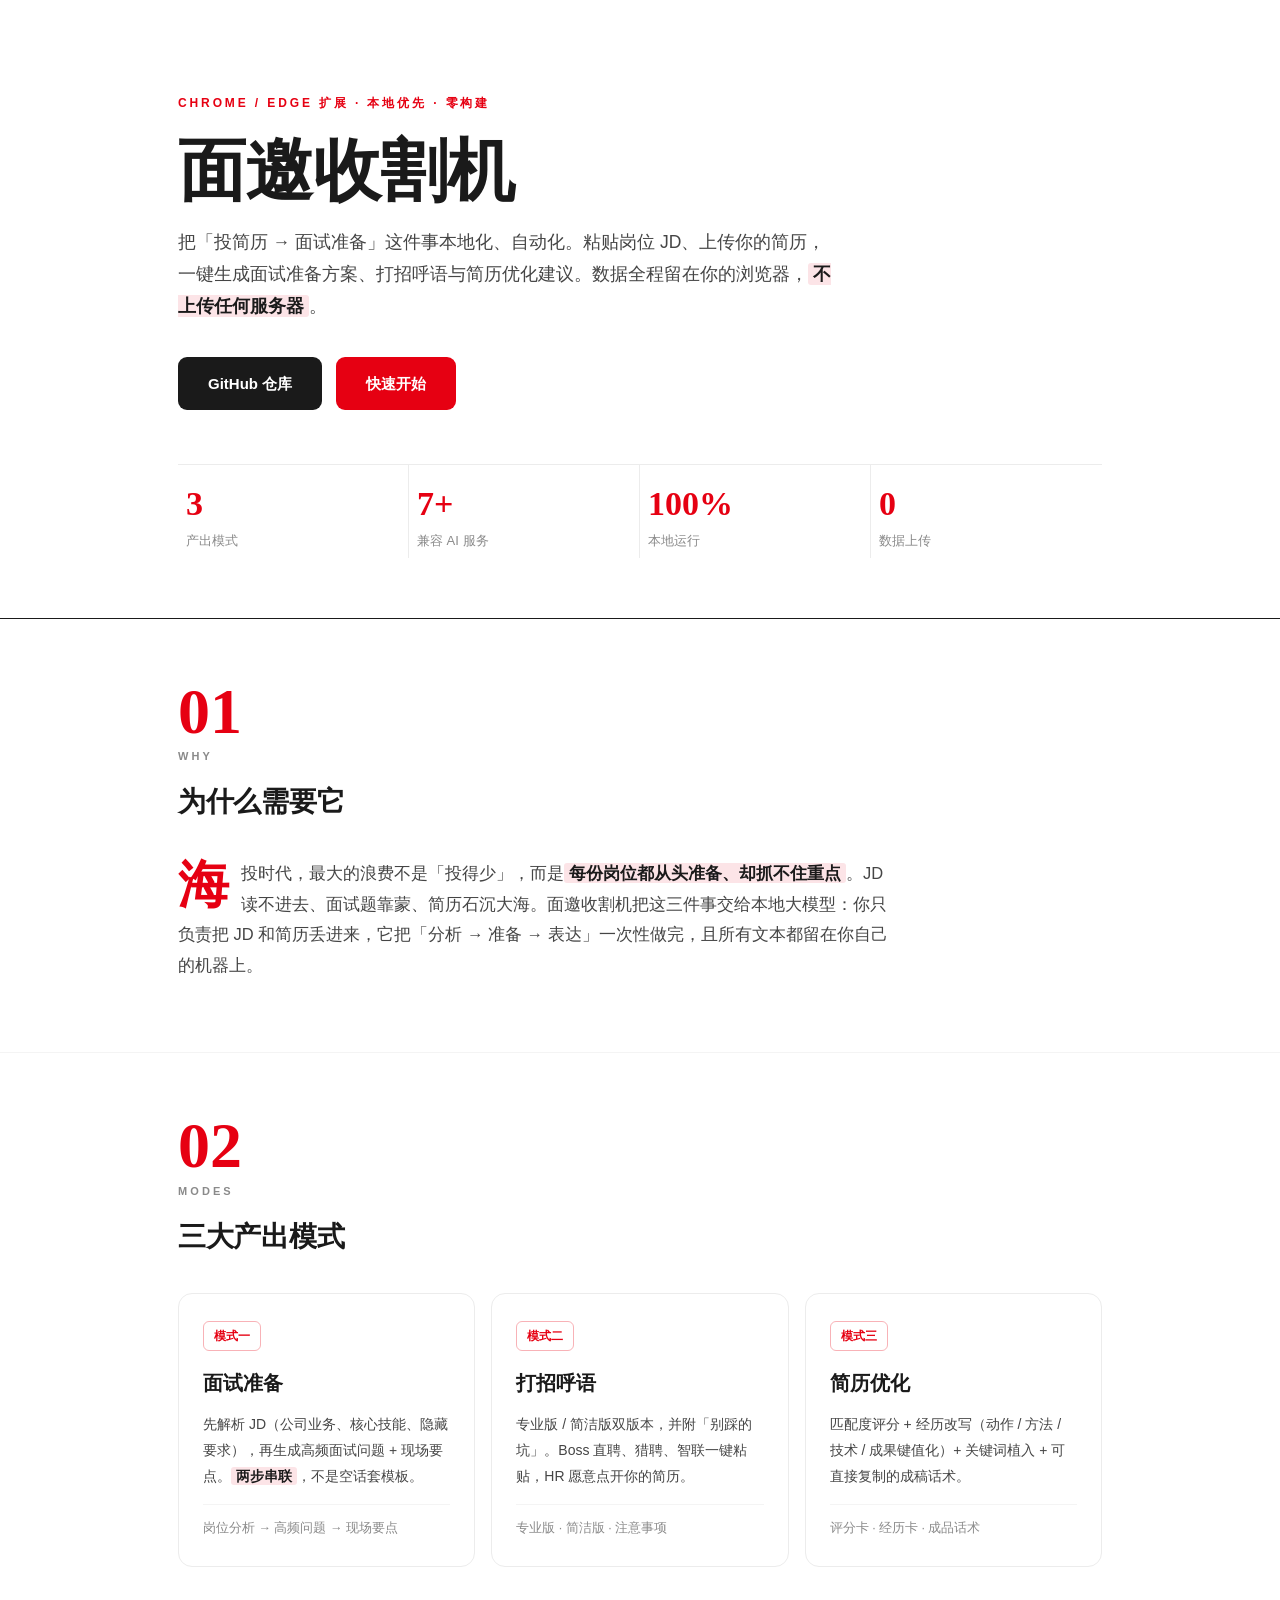
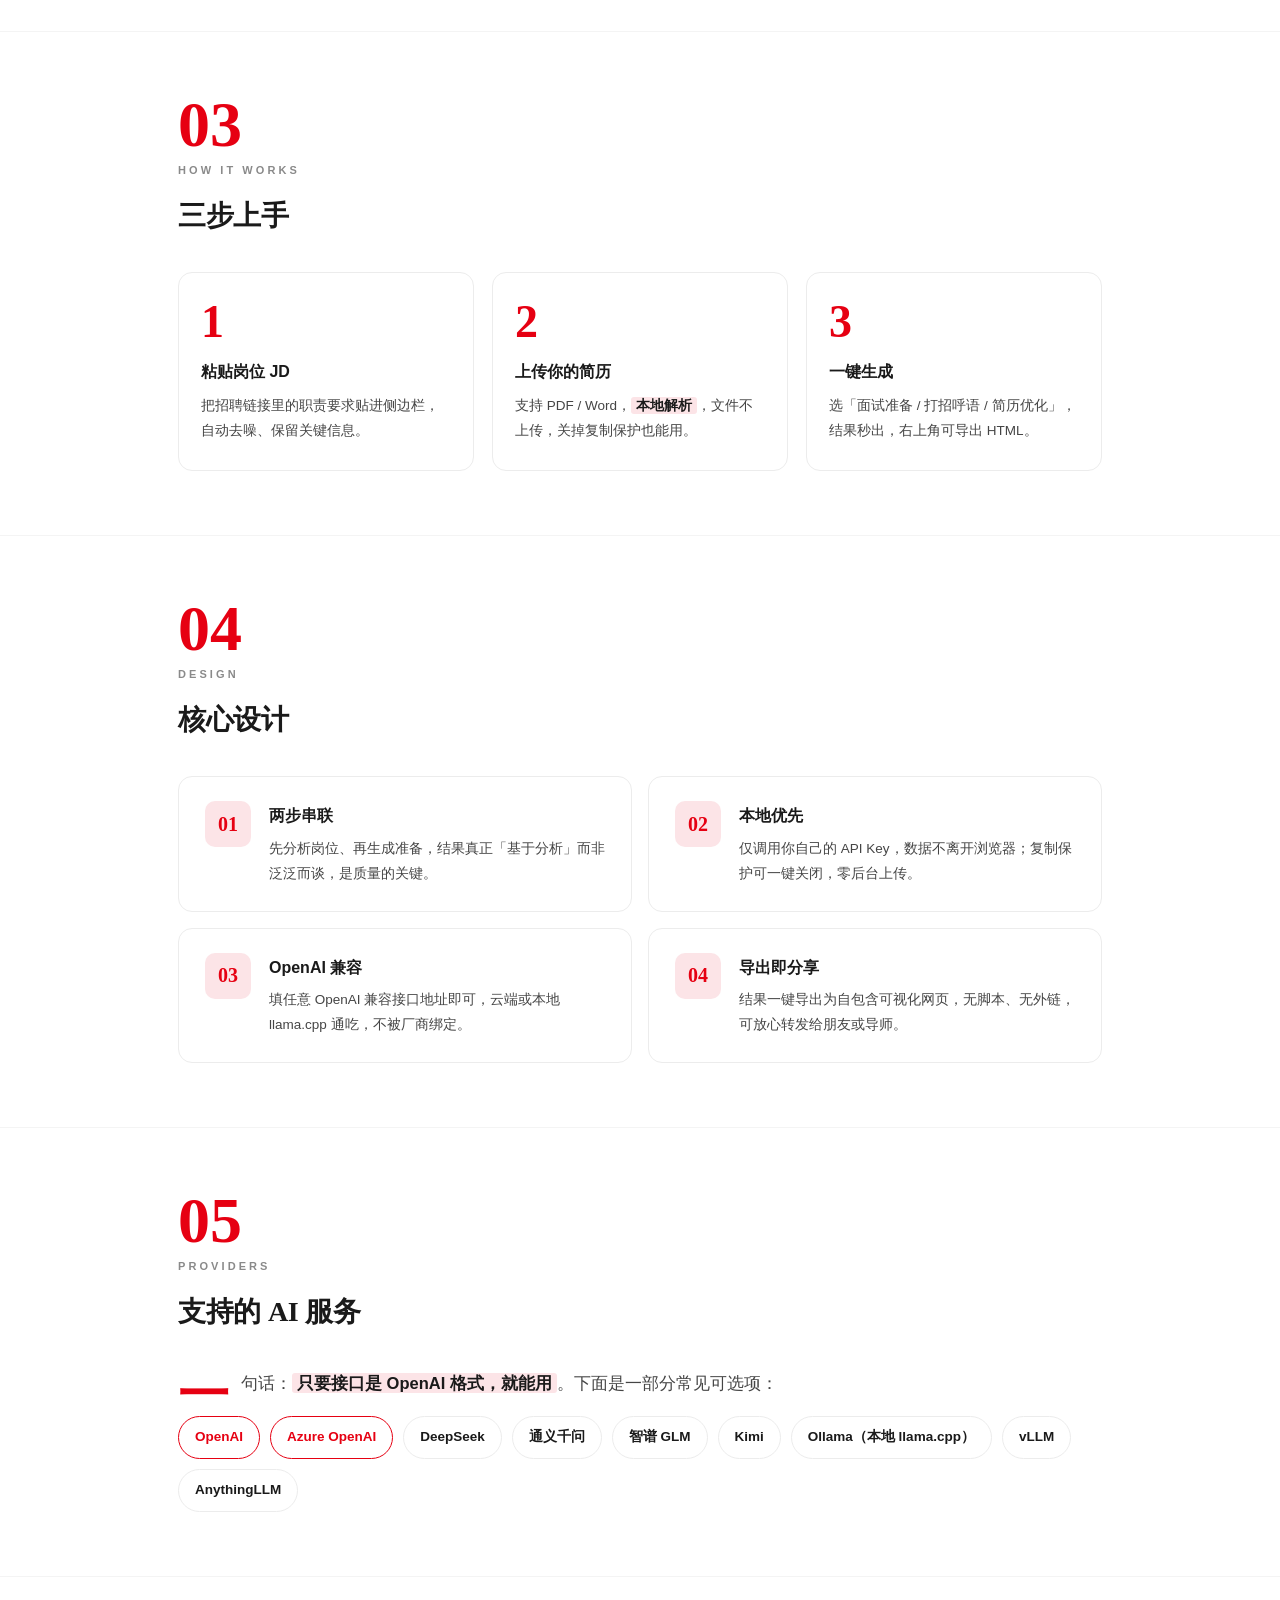
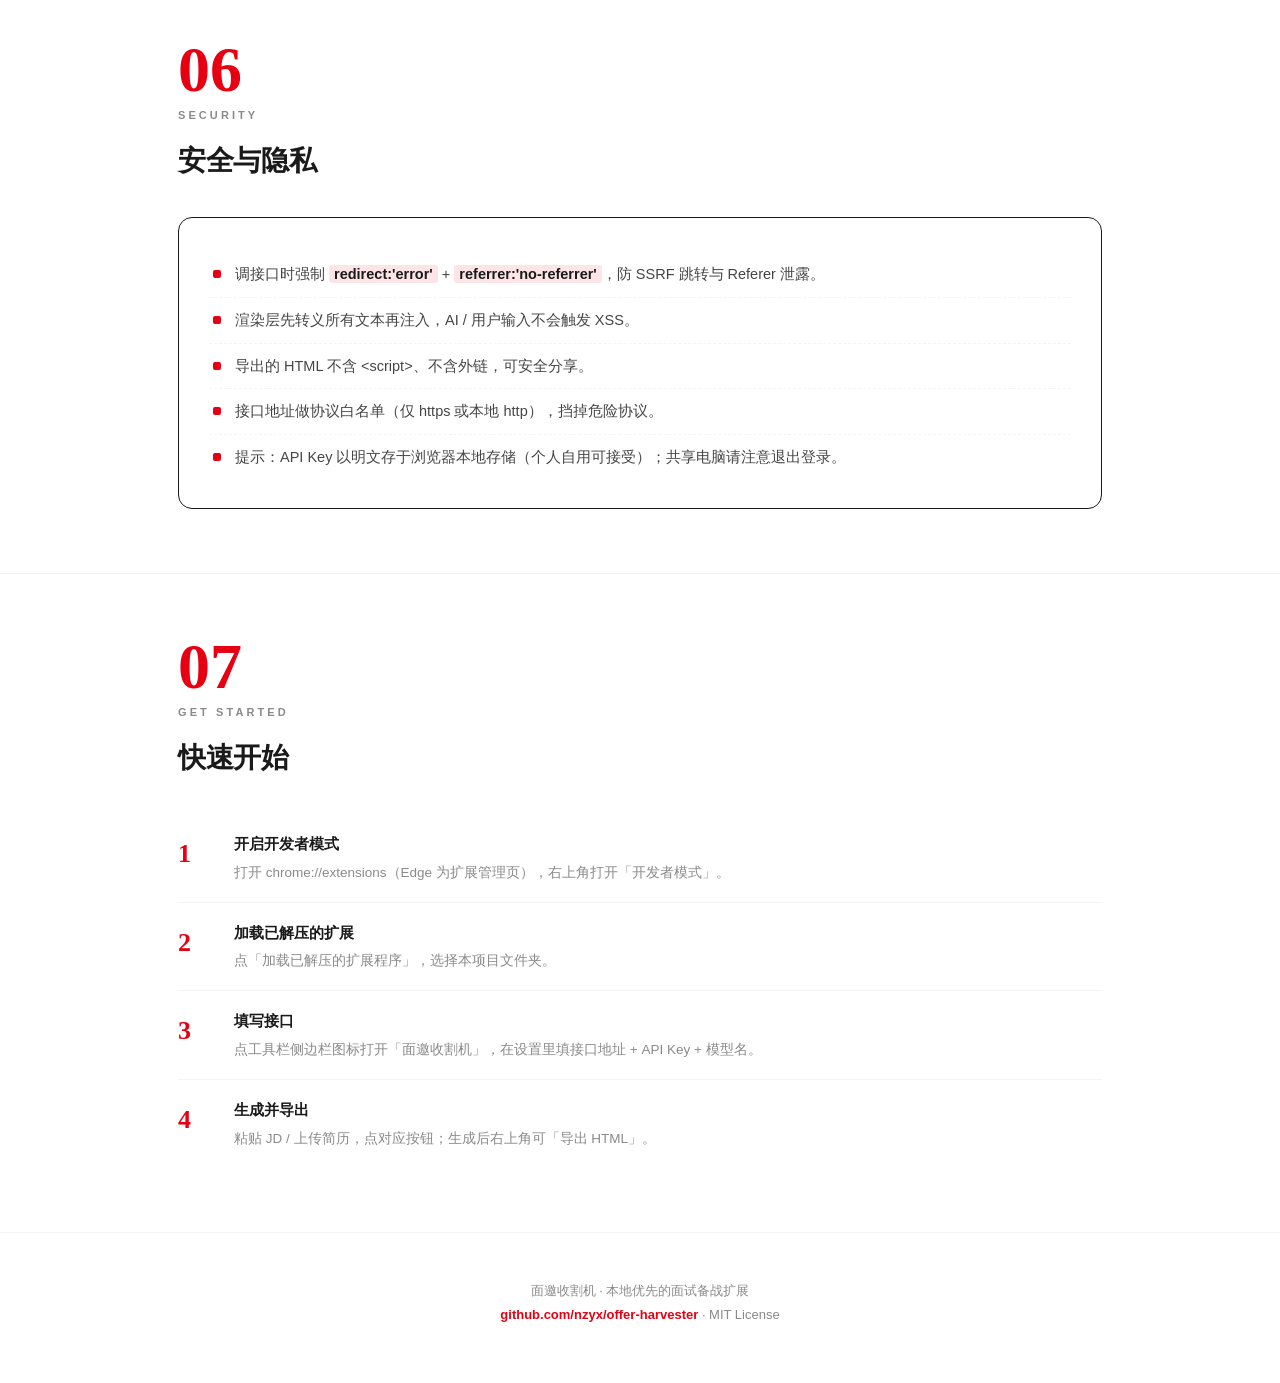
<file: index.html>
<!doctype html>
<html lang="zh-CN">
<head>
<meta charset="utf-8">
<meta name="viewport" content="width=device-width,initial-scale=1">
<meta name="description" content="面邀收割机 Offer Harvester —— 浏览器侧边栏 AI 求职助手，JD 分析、简历优化、打招呼语一键生成。">
<meta http-equiv="refresh" content="0;url=showcase.html">
<title>面邀收割机 · Offer Harvester</title>
<style>
  :root{--red:#E60012;--ink:#111;--muted:#8a8a8a}
  *{margin:0;padding:0;box-sizing:border-box}
  html,body{height:100%}
  body{display:grid;place-items:center;background:#fff;color:var(--ink);
    font-family:-apple-system,BlinkMacSystemFont,"PingFang SC","Microsoft YaHei",system-ui,sans-serif}
  .wrap{text-align:center;padding:24px}
  .mark{font-size:12px;letter-spacing:.42em;color:var(--red);text-transform:uppercase;margin-bottom:20px}
  .t{font-size:24px;font-weight:700;letter-spacing:.02em;margin-bottom:10px}
  .sub{font-size:13px;color:var(--muted);margin-bottom:26px}
  .bar{width:128px;height:2px;background:#eee;margin:0 auto;position:relative;overflow:hidden;border-radius:2px}
  .bar::after{content:"";position:absolute;left:-40%;top:0;height:100%;width:40%;background:var(--red);
    border-radius:2px;animation:slide 1.1s cubic-bezier(.4,0,.2,1) infinite}
  @keyframes slide{0%{left:-40%}100%{left:100%}}
  a{color:var(--muted);font-size:12px;text-decoration:none;border-bottom:1px solid #ddd;padding-bottom:2px}
  a:hover{color:var(--red);border-color:var(--red)}
</style>
<script>setTimeout(function(){window.location.replace("showcase.html");},60);</script>
</head>
<body>
  <div class="wrap">
    <div class="mark">Offer Harvester</div>
    <div class="t">面邀收割机</div>
    <div class="sub">正在进入项目主页…</div>
    <div class="bar"></div>
    <p style="margin-top:28px"><a href="showcase.html">若未自动跳转，点此进入 →</a></p>
  </div>
</body>
</html>
</file>
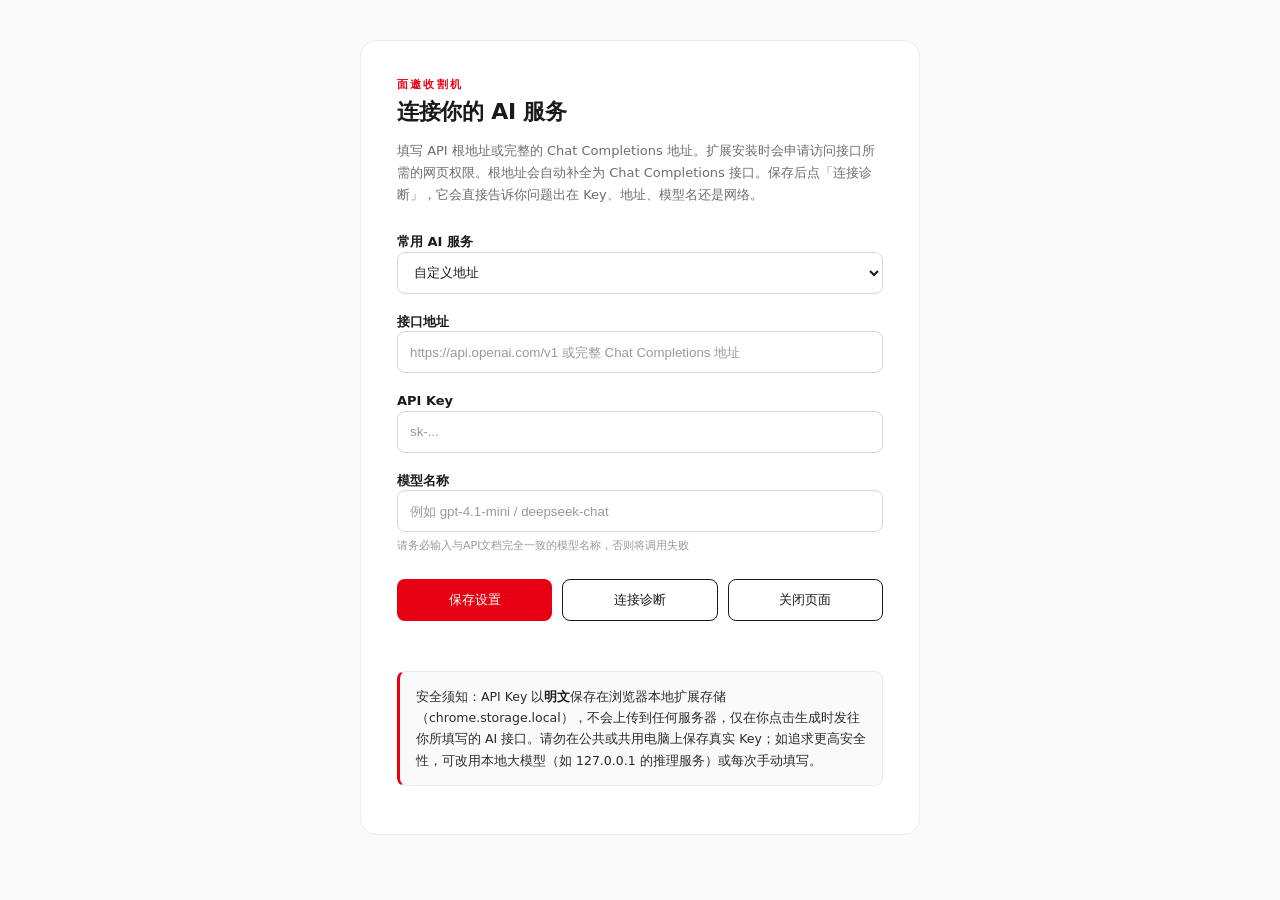
<file: options.html>
<!doctype html>
<html lang="zh-CN">
<head>
  <meta charset="UTF-8">
  <meta name="viewport" content="width=device-width,initial-scale=1.0">
  <title>设置</title>
  <link rel="stylesheet" href="styles.css">
</head>
<body class="options-body">
  <main class="options-card">
    <p class="eyebrow">面邀收割机</p>
    <h1>连接你的 AI 服务</h1>
    <p class="options-intro">填写 API 根地址或完整的 Chat Completions 地址。扩展安装时会申请访问接口所需的网页权限。根地址会自动补全为 Chat Completions 接口。保存后点「连接诊断」，它会直接告诉你问题出在 Key、地址、模型名还是网络。</p>

    <label>
      常用 AI 服务
      <select id="api-preset">
        <option value="">自定义地址</option>
        <option value="https://api.openai.com/v1">OpenAI</option>
        <option value="https://api.deepseek.com/v1">DeepSeek</option>
        <option value="https://api.moonshot.cn/v1">Moonshot (Kimi)</option>
        <option value="https://open.bigmodel.cn/api/paas/v4">智谱 GLM</option>
        <option value="https://dashscope.aliyuncs.com/compatible-mode/v1">通义千问</option>
        <option value="https://ark.cn-beijing.volces.com/api/v3">豆包 (字节)</option>
        <option value="https://api.anthropic.com/v1">Anthropic (Claude)</option>
      </select>
    </label>

    <label>
      接口地址
      <input id="api-url" type="url" placeholder="https://api.openai.com/v1 或完整 Chat Completions 地址">
    </label>

    <label>
      API Key
      <input id="api-key" type="password" placeholder="sk-...">
    </label>

    <label>
      模型名称
      <input id="model" type="text" placeholder="例如 gpt-4.1-mini / deepseek-chat">
      <small class="model-hint">请务必输入与API文档完全一致的模型名称，否则将调用失败</small>
    </label>

    <div class="options-actions">
      <button id="save-settings" class="button button-primary">保存设置</button>
      <button id="test-connection" class="button button-secondary">连接诊断</button>
      <button id="close-options" class="button button-secondary">关闭页面</button>
    </div>
    <p id="settings-status" class="status-message"></p>

    <p class="options-notice">
      安全须知：API Key 以<strong>明文</strong>保存在浏览器本地扩展存储（chrome.storage.local），不会上传到任何服务器，仅在你点击生成时发往你所填写的 AI 接口。请勿在公共或共用电脑上保存真实 Key；如追求更高安全性，可改用本地大模型（如 127.0.0.1 的推理服务）或每次手动填写。
    </p>
  </main>
  <script src="common.js"></script>
  <script src="options.js"></script>
</body>
</html>
</file>
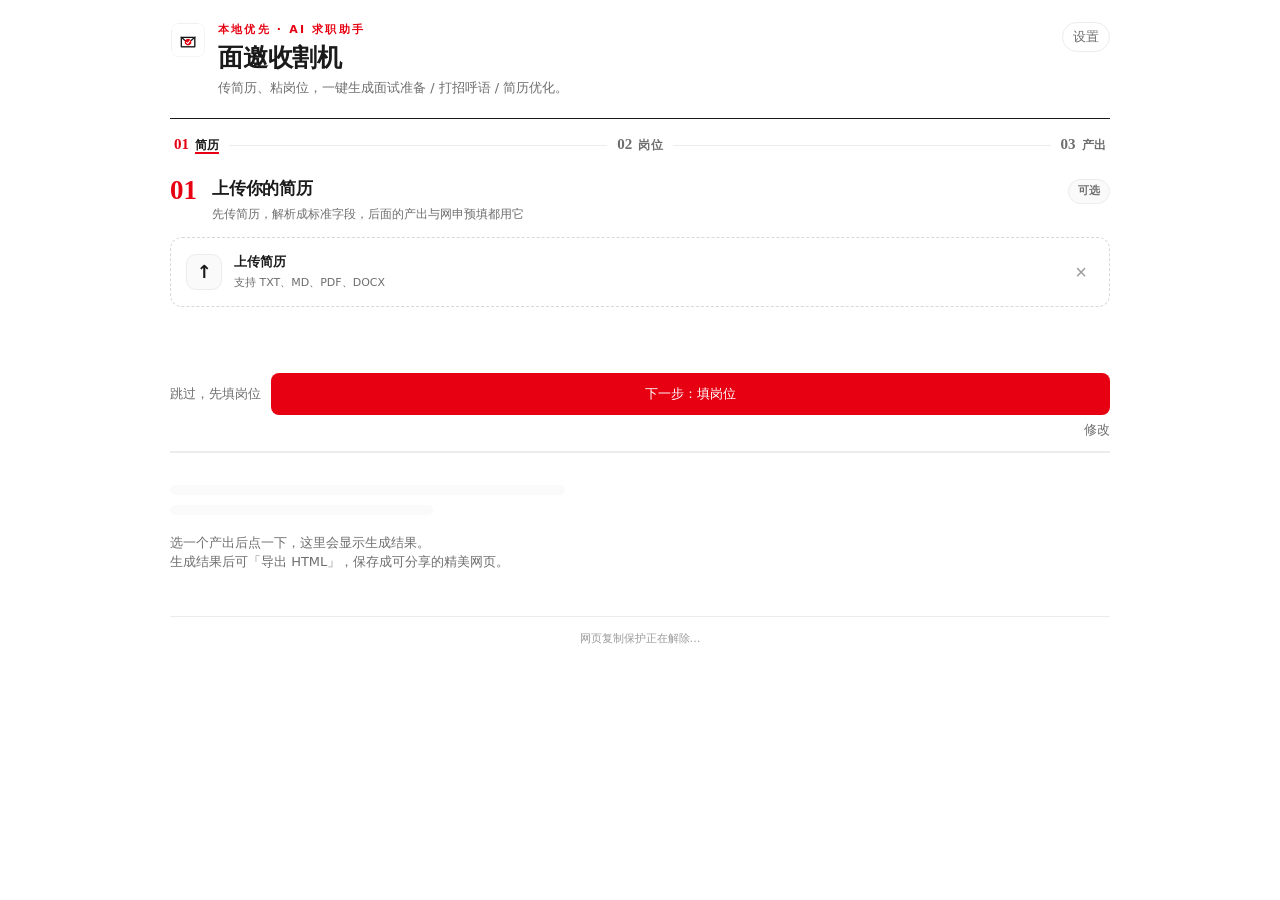
<file: popup.html>
<!doctype html>
<html lang="zh-CN">
<head>
  <meta charset="UTF-8">
  <meta name="viewport" content="width=device-width,initial-scale=1.0">
  <title>面邀收割机</title>
  <link rel="stylesheet" href="styles.css">
</head>
<body>
  <main class="app-shell">
    <header class="topbar">
      <div class="brand-mark"><img src="assets/Offer-PC.png" alt="" width="28" height="28"></div>
      <div>
        <p class="eyebrow">本地优先 · AI 求职助手</p>
        <h1>面邀收割机</h1>
        <p class="panel-hint">传简历、粘岗位，一键生成面试准备 / 打招呼语 / 简历优化。</p>
      </div>
      <a class="settings-link" href="options.html" target="_blank">设置</a>
    </header>

    <!-- 步骤条：可自由点击回看任意一步 -->
    <nav class="steps" id="step-nav" aria-label="流程步骤">
      <button class="step-chip is-active" type="button" data-step="resume" aria-current="step">
        <span class="step-chip-num">01</span>
        <span class="step-chip-label">简历</span>
      </button>
      <span class="step-line" aria-hidden="true"></span>
      <button class="step-chip" type="button" data-step="job">
        <span class="step-chip-num">02</span>
        <span class="step-chip-label">岗位</span>
      </button>
      <span class="step-line" aria-hidden="true"></span>
      <button class="step-chip" type="button" data-step="output">
        <span class="step-chip-num">03</span>
        <span class="step-chip-label">产出</span>
      </button>
    </nav>

    <!-- ─── 第 1 步：简历 ─────────────────────────── -->
    <section class="wizard-step" id="step-resume" data-step="resume">
      <div class="step-heading">
        <span class="step-num">01</span>
        <div class="step-text">
          <h2>上传你的简历</h2>
          <p class="step-sub">先传简历，解析成标准字段，后面的产出与网申预填都用它</p>
        </div>
        <span class="step-tag" id="step-resume-tag">可选</span>
      </div>

      <div class="step-body">
        <label class="upload-zone" for="resume-file">
          <input id="resume-file" type="file" accept=".txt,.md,.pdf,.doc,.docx" hidden>
          <span class="upload-icon" id="upload-icon">↑</span>
          <span class="upload-text">
            <strong id="file-label">上传简历</strong>
            <small>支持 TXT、MD、PDF、DOCX</small>
          </span>
          <button id="clear-resume" class="clear-resume" type="button" aria-label="删除已上传简历" title="删除">×</button>
        </label>
        <p class="file-note" id="file-note"></p>

        <!-- 结构化字段表：网申表单的镜像，是预填与后续产出的唯一数据源 -->
        <section id="profile-panel" class="profile-panel" hidden>
          <div class="profile-head">
            <div class="profile-head-text">
              <p class="eyebrow">网申字段表</p>
              <p class="profile-summary" id="profile-summary">尚未解析</p>
            </div>
            <div class="profile-head-action">
              <span class="profile-state" id="profile-state" data-state="idle">待解析</span>
              <button id="profile-parse" class="text-button profile-parse" type="button">解析</button>
            </div>
          </div>

          <!-- 常驻说明：回答「数据在哪里」，视线始终与解析按钮同屏 -->
          <p class="profile-where" id="profile-where">解析结果保存在本机，网申预填与后续生成都读它</p>

          <!-- 解析中（与结果横幅互斥，占同一块位置） -->
          <div id="profile-progress" class="generating-status" hidden aria-live="polite">
            <span class="generation-mark"></span>
            <div>
              <strong id="profile-progress-model"></strong>
              <p id="profile-progress-message"></p>
            </div>
          </div>

          <!-- 结果横幅：成功 / 失败 / 提示，紧贴头部，不会被展开的字段挤到视野外 -->
          <div id="profile-status" class="profile-result" data-kind="info" hidden aria-live="polite">
            <span class="profile-result-mark" aria-hidden="true"></span>
            <div class="profile-result-body">
              <strong id="profile-status-title"></strong>
              <p id="profile-status-detail"></p>
            </div>
          </div>

          <div id="profile-body" hidden>
            <div class="profile-meter" role="img" aria-label="信息完成度"><span id="profile-meter-bar"></span></div>

            <!-- 补充引导：还缺几项、必填缺几项，以及两个补缺的快捷入口 -->
            <div class="profile-gaps">
              <p class="profile-gaps-text" id="profile-gaps"></p>
              <div class="profile-gaps-actions">
                <button id="profile-next-gap" class="text-button" type="button">跳到下一处空缺</button>
                <label class="profile-toggle profile-toggle-inline">
                  <input type="checkbox" id="profile-only-gaps">
                  <span>只看空缺</span>
                </label>
              </div>
            </div>

            <div id="profile-groups" class="profile-groups"></div>
            <label class="profile-toggle">
              <input type="checkbox" id="profile-sensitive">
              <span>显示敏感字段（身份证 / 银行卡 / 住址 / 紧急联系人）｜默认不写入网申页面</span>
            </label>
            <div class="profile-actions">
              <button id="profile-save" class="button button-secondary button-sm" type="button">保存修改</button>
              <span class="profile-savestate" id="profile-savestate"></span>
              <button id="profile-clear" class="text-button" type="button">清空</button>
            </div>
          </div>

          <p id="profile-hint" class="profile-hint"></p>
        </section>

        <p id="resume-step-status" class="status-message"></p>

        <div class="step-actions">
          <button id="skip-resume" class="text-button step-skip" type="button">跳过，先填岗位</button>
          <button id="step-resume-next" class="button button-primary" type="button">下一步：填岗位</button>
        </div>
      </div>

      <div class="step-collapsed" id="step-resume-collapsed" hidden>
        <p class="step-collapsed-text" id="step-resume-summary"></p>
        <button class="text-button" id="step-resume-edit" type="button">修改</button>
      </div>
    </section>

    <!-- ─── 第 2 步：岗位 ─────────────────────────── -->
    <section class="wizard-step" id="step-job" data-step="job" hidden>
      <div class="step-heading">
        <span class="step-num">02</span>
        <div class="step-text">
          <h2>粘贴岗位描述</h2>
          <p class="step-sub">把 JD 粘进来，越完整生成越准</p>
        </div>
        <span class="step-tag" id="step-job-tag">必填</span>
      </div>

      <div class="step-body">
        <div class="textarea-wrap">
          <textarea id="job-description" maxlength="12000" placeholder="粘贴职位名称、岗位职责和任职要求。越完整，生成内容越贴近岗位。"></textarea>
          <button id="clear-job" class="clear-job" type="button" aria-label="清空岗位职责" title="清空">×</button>
        </div>
        <div class="input-footer">
          <span id="word-count">0 / 12000</span>
          <span>不会自动上传到任何招聘网站</span>
        </div>

        <div class="grab-row">
          <button id="fetch-jd" class="button button-secondary button-sm" type="button">从当前页面抓取</button>
          <button id="grab-undo" class="text-button" type="button" hidden>撤销替换</button>
        </div>

        <p id="job-step-status" class="status-message"></p>

        <div class="step-actions">
          <button id="step-job-back" class="text-button step-skip" type="button">上一步</button>
          <button id="step-job-next" class="button button-primary" type="button">下一步：选产出</button>
        </div>
      </div>

      <div class="step-collapsed" id="step-job-collapsed" hidden>
        <p class="step-collapsed-text" id="step-job-summary"></p>
        <button class="text-button" id="step-job-edit" type="button">修改</button>
      </div>
    </section>

    <!-- ─── 第 3 步：产出 ─────────────────────────── -->
    <section class="wizard-step" id="step-output" data-step="output" hidden>
      <div class="step-heading">
        <span class="step-num">03</span>
        <div class="step-text">
          <h2>选择要生成的内容</h2>
          <p class="step-sub">用前面填的信息一键生成，可分别生成多次</p>
        </div>
      </div>

      <div class="step-body">
        <div class="output-grid" id="output-grid">
          <button id="analyze-button" class="output-card" type="button">
            <span class="output-idx">01</span>
            <span class="output-text">
              <strong>面试准备</strong>
              <small>岗位拆解 · 考察点 · 应对策略</small>
            </span>
            <span class="output-state" id="state-interview"></span>
          </button>

          <button id="greeting-button" class="output-card" type="button">
            <span class="output-idx">02</span>
            <span class="output-text">
              <strong>打招呼语</strong>
              <small>针对岗位的开场消息，直接发给 HR</small>
            </span>
            <span class="output-state" id="state-greeting"></span>
          </button>

          <button id="resume-button" class="output-card" type="button">
            <span class="output-idx">03</span>
            <span class="output-text">
              <strong>简历优化</strong>
              <small>按岗位关键词改写经历表达</small>
            </span>
            <span class="output-state" id="state-optimize"></span>
          </button>

          <button id="autofill-button" class="output-card" type="button">
            <span class="output-idx">04</span>
            <span class="output-text">
              <strong>网申预填</strong>
              <small>把简历自动填进当前网申表单</small>
            </span>
            <span class="output-state" id="state-autofill"></span>
          </button>
        </div>

        <!-- ─── 网申预填面板 ─────────────────────────── -->
        <div id="autofill-panel" class="autofill-panel" hidden>
          <div class="autofill-head">
            <div>
              <p class="eyebrow">网申预填</p>
              <p class="autofill-site" id="autofill-site"></p>
            </div>
            <button id="autofill-rescan" class="text-button" type="button">重新扫描</button>
          </div>

          <p class="autofill-summary" id="autofill-summary"></p>

          <div class="autofill-block" id="autofill-fill-block" hidden>
            <div class="autofill-block-head">
              <h4>将填写</h4>
              <span id="autofill-fill-count"></span>
            </div>
            <div class="autofill-list" id="autofill-fill-list"></div>
          </div>

          <div class="autofill-block" id="autofill-manual-block" hidden>
            <div class="autofill-block-head">
              <h4>需你手动处理</h4>
              <span id="autofill-manual-count"></span>
            </div>
            <div class="autofill-list" id="autofill-manual-list"></div>
          </div>

          <div class="autofill-options">
            <label class="autofill-toggle">
              <input type="checkbox" id="autofill-overwrite">
              <span>覆盖页面上已有内容</span>
            </label>
            <label class="autofill-toggle">
              <input type="checkbox" id="autofill-sensitive">
              <span>包含敏感字段</span>
            </label>
          </div>

          <div class="autofill-actions">
            <button id="autofill-confirm" class="button button-primary button-sm" type="button">确认填写</button>
            <button id="autofill-clear" class="text-button" type="button">清除页面标记</button>
          </div>

          <p id="autofill-status" class="status-message"></p>
          <p class="autofill-note">只写入表单，不会点击任何提交按钮。填写位置会用红框标出，请核对后自行提交。</p>

          <!-- 某个字段没填上时的自查入口：导出每个控件的原始特征与跳过原因 -->
          <button id="autofill-detail" class="text-button autofill-detail" type="button">有字段没填上？导出诊断详情</button>
        </div>

        <div id="generating-status" class="generating-status" hidden aria-live="polite">
          <span class="generation-mark"></span>
          <div>
            <strong id="generation-model"></strong>
            <p id="generation-message"></p>
          </div>
          <button id="cancel-button" class="cancel-button" type="button" hidden>取消</button>
        </div>

        <div id="resume-generating-status" class="generating-status" hidden aria-live="polite">
          <span class="generation-mark"></span>
          <div>
            <strong id="resume-generation-model"></strong>
            <p id="resume-generation-message"></p>
          </div>
          <button id="resume-cancel-button" class="cancel-button" type="button" hidden>取消</button>
        </div>

        <p id="status-message" class="status-message"></p>
        <p id="resume-status" class="status-message"></p>
      </div>
    </section>

    <!-- ─── 生成结果 ──────────────────────────────── -->
    <section id="empty-state" class="empty-state">
      <div class="empty-line"></div>
      <div class="empty-line short"></div>
      <p>选一个产出后点一下，这里会显示生成结果。</p>
      <p>生成结果后可「导出 HTML」，保存成可分享的精美网页。</p>
    </section>

    <section id="interview-results" class="results" hidden>
      <div class="result-header">
        <div>
          <p class="eyebrow">生成结果</p>
          <h2>岗位分析与面试准备</h2>
        </div>
        <div class="result-actions">
          <button class="text-button copy-interview" hidden>复制全部</button>
          <button class="text-button export export-interview" hidden>导出 HTML</button>
        </div>
      </div>
      <div id="interview-content"></div>
    </section>

    <section id="greeting-results" class="results" hidden>
      <div class="result-header">
        <div>
          <p class="eyebrow">生成结果</p>
          <h2>打招呼语</h2>
        </div>
        <div class="result-actions">
          <button class="text-button copy-greeting" hidden>复制全部</button>
          <button class="text-button export export-greeting" hidden>导出 HTML</button>
        </div>
      </div>
      <div id="greeting-content"></div>
    </section>

    <section id="optimize-results" class="results" hidden>
      <div class="result-header">
        <div>
          <p class="eyebrow">生成结果</p>
          <h2>简历优化</h2>
        </div>
        <div class="result-actions">
          <button class="text-button copy-optimize" hidden>复制全部</button>
          <button class="text-button export export-optimize" hidden>导出 HTML</button>
        </div>
      </div>
      <div id="optimize-content"></div>
    </section>

    <footer class="app-footer">
      <span id="copy-state">网页复制保护正在解除…</span>
    </footer>
  </main>

  <template id="loading-template">
    <div class="loading-card"><i></i><i></i><i></i></div>
  </template>

  <script src="lib/pdf.min.js"></script>
  <script src="lib/mammoth.min.js"></script>
  <script src="common.js"></script>
  <script src="profile.js"></script>
  <script src="resume-text.js"></script>
  <script src="form-fill.js"></script>
  <script src="prompts.js"></script>
  <script src="popup.js"></script>
</body>
</html>
</file>
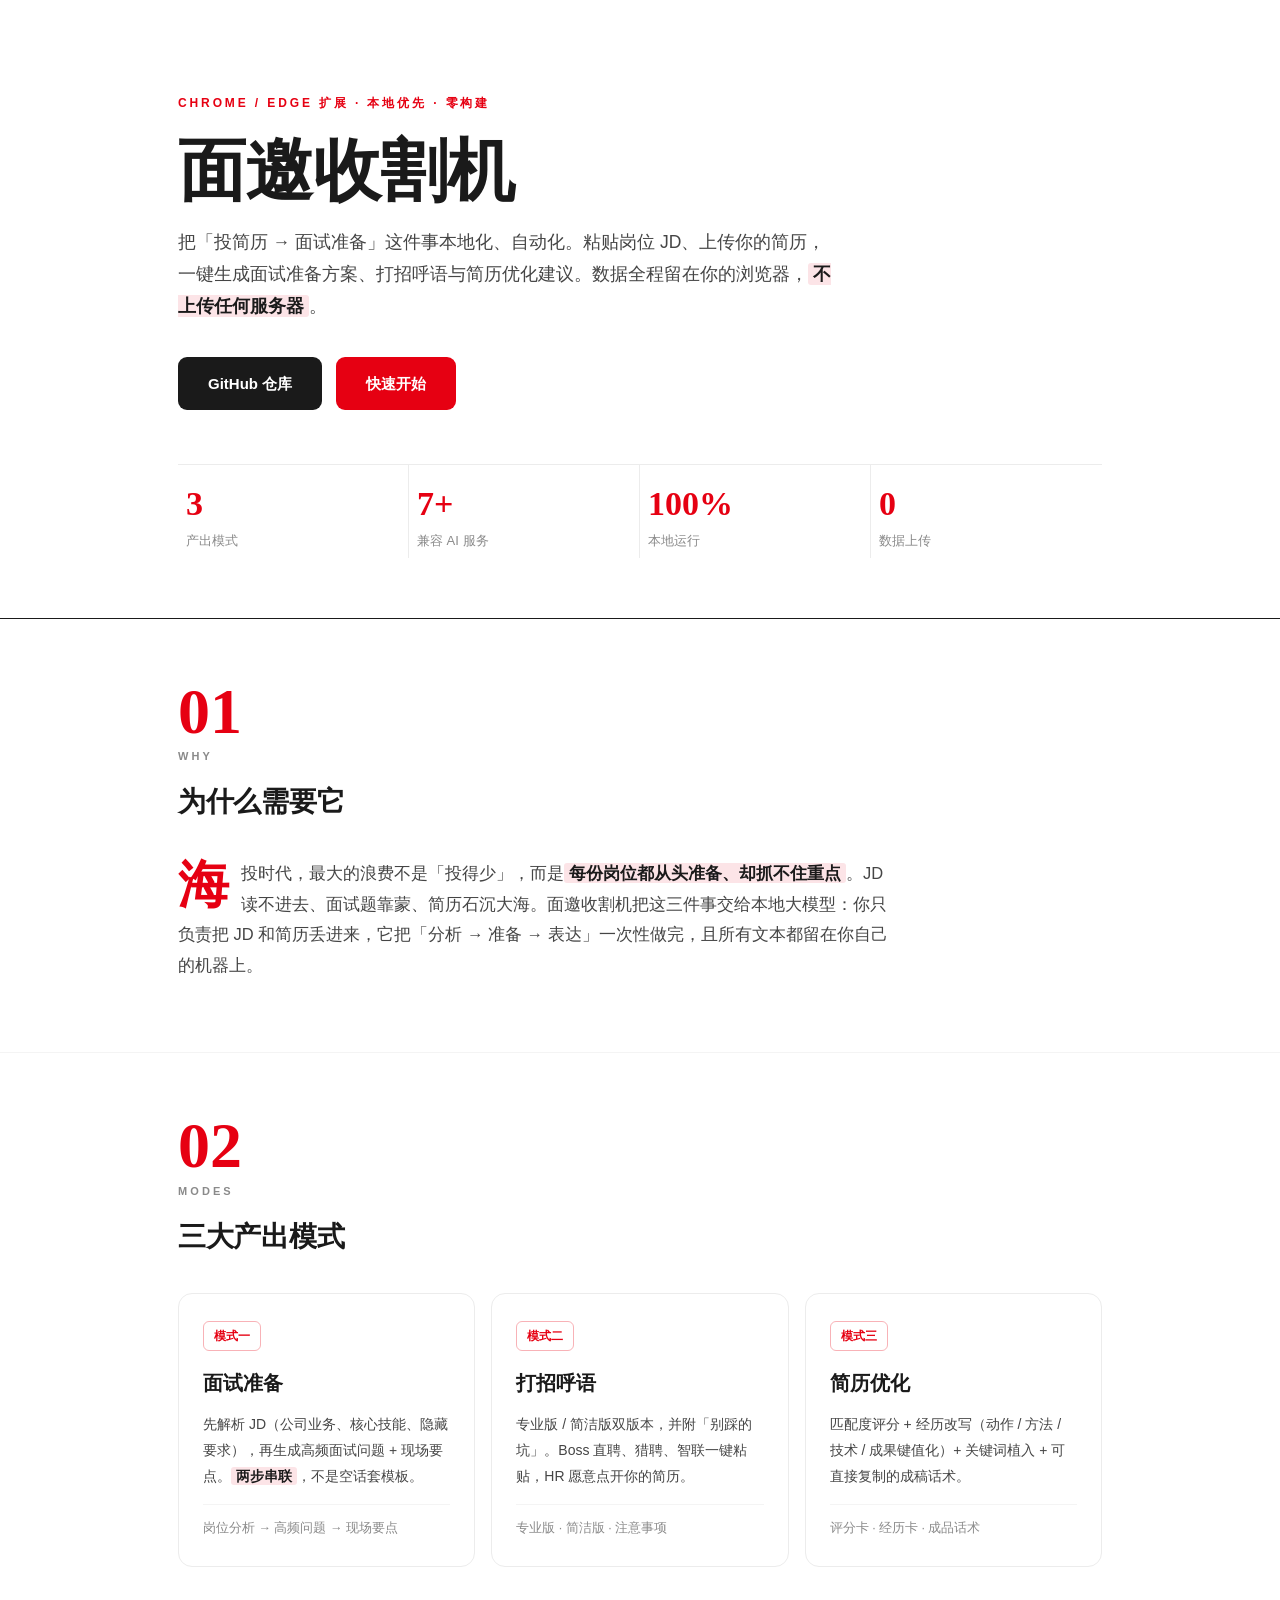
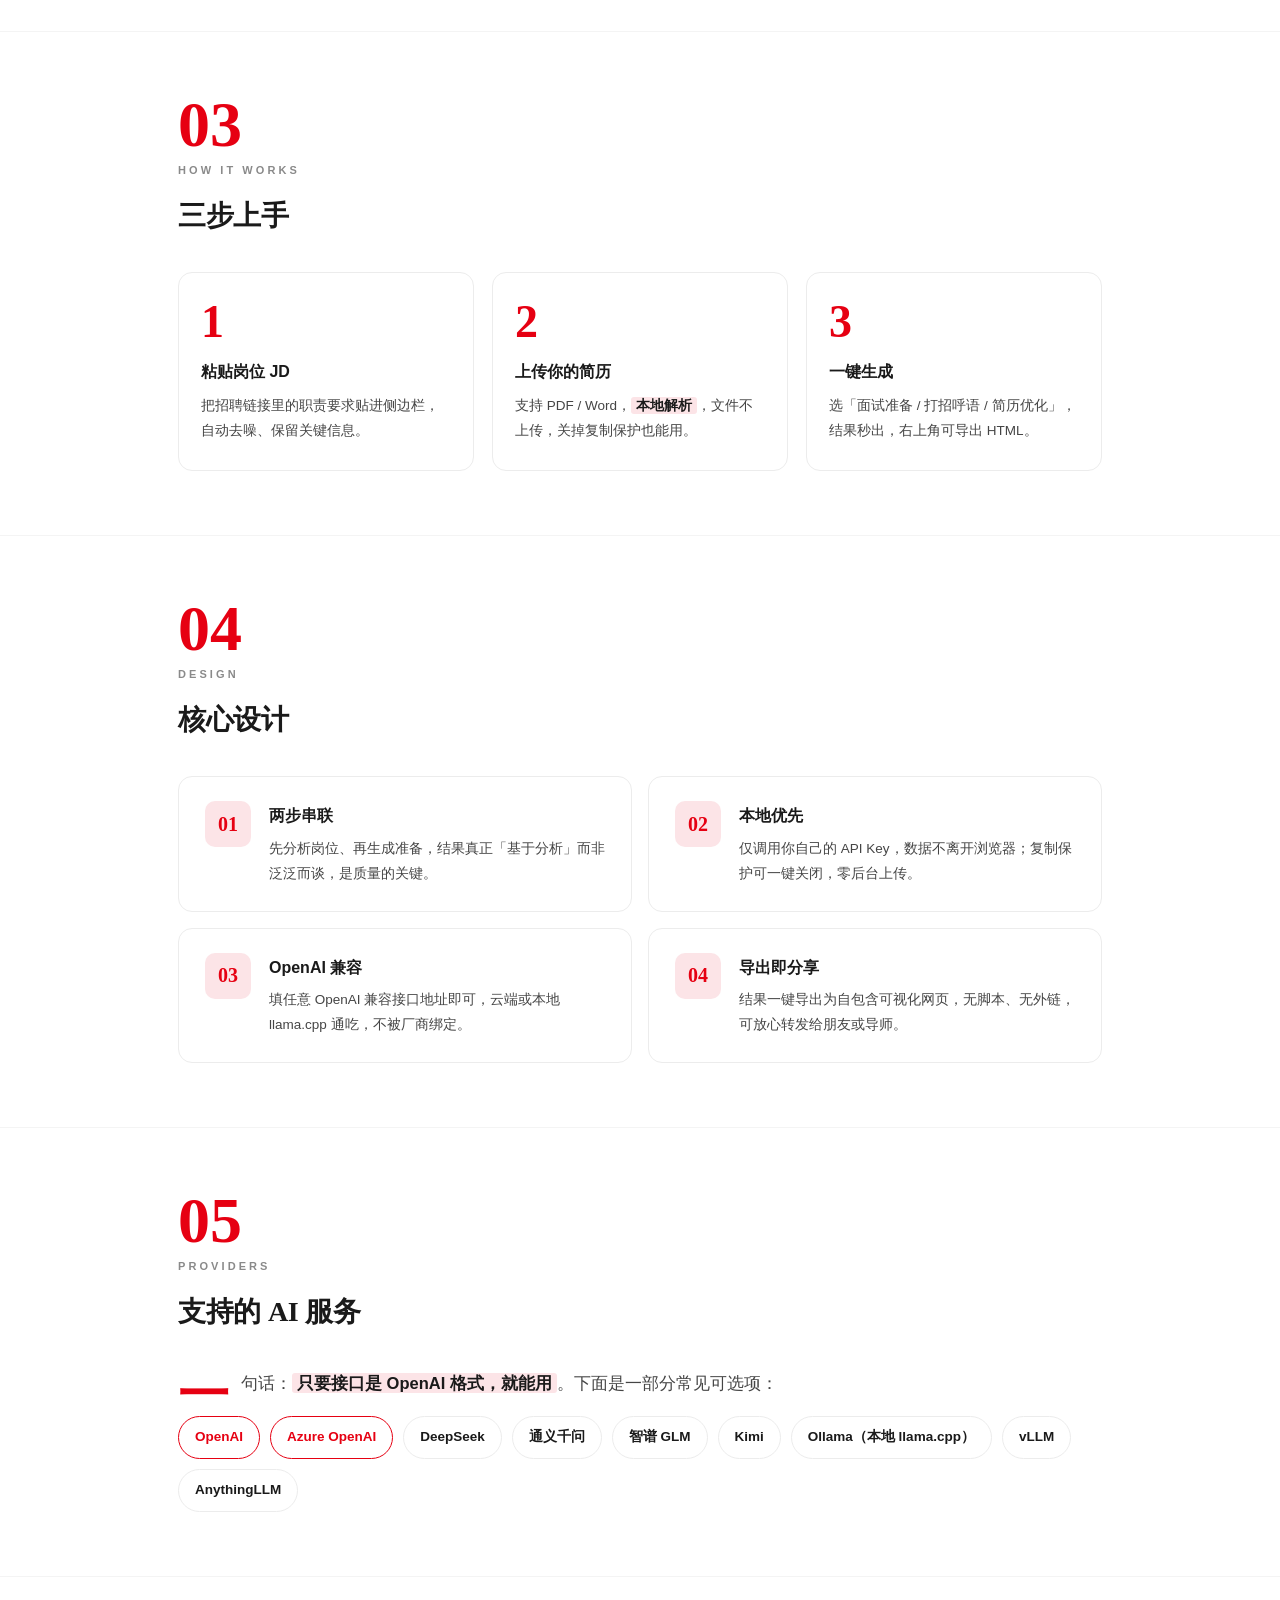
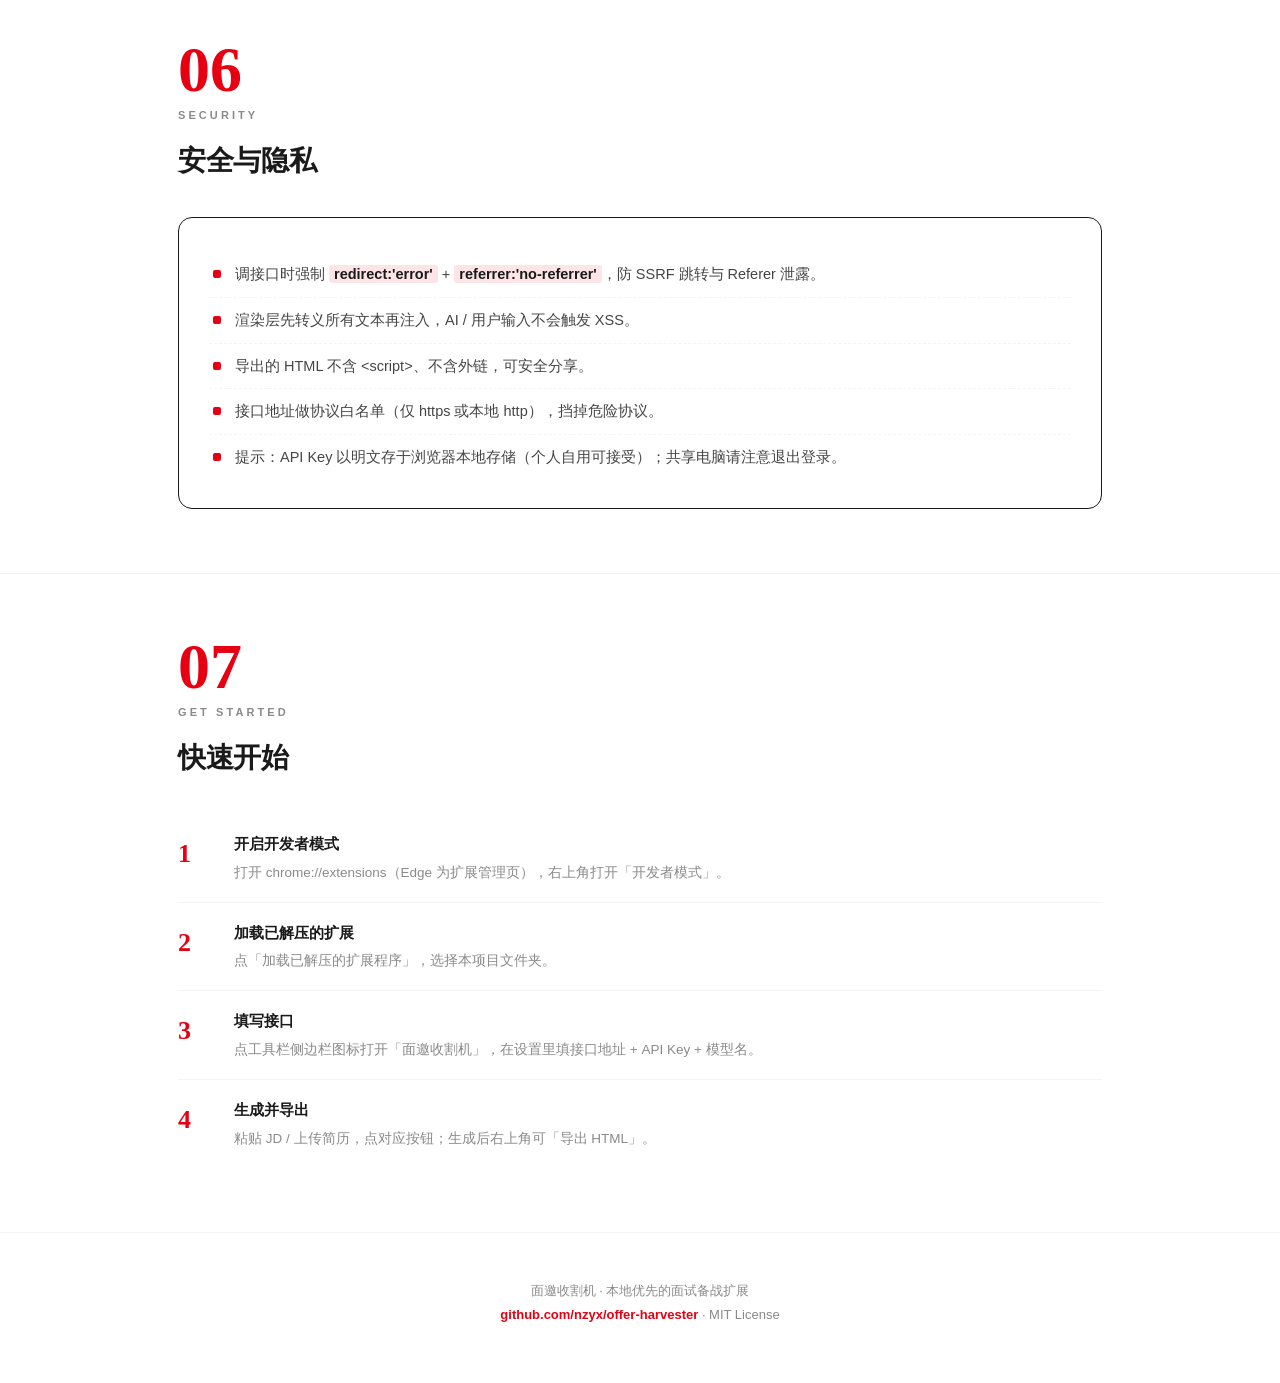
<file: showcase.html>
<!DOCTYPE html>
<html lang="zh-CN">
<head>
<meta charset="UTF-8">
<meta name="viewport" content="width=device-width, initial-scale=1.0">
<title>面邀收割机 · 本地优先的面试备战扩展</title>
<style>
  :root{
    --paper:#ffffff;
    --ink:#1A1A1A;
    --ink-2:#454545;
    --muted:#8a8a8a;
    --accent:#E60012;
    --accent-soft:#FCE4E7;
    --line:#ECECEC;
    --line-2:#f4f4f4;
    --serif:"Songti SC","STSong","SimSun",ui-serif,Georgia,"Times New Roman",serif;
    --sans:-apple-system,BlinkMacSystemFont,"Segoe UI","PingFang SC","Hiragino Sans GB","Microsoft YaHei",sans-serif;
  }
  *{margin:0;padding:0;box-sizing:border-box;}
  html{scroll-behavior:smooth;}
  body{
    background:var(--paper);color:var(--ink);
    font-family:var(--sans);line-height:1.85;
    -webkit-font-smoothing:antialiased;
  }
  .wrap{max-width:980px;margin:0 auto;padding:0 28px;}

  /* ── Hero ─────────────────────────────── */
  .hero{padding:92px 0 60px;border-bottom:1px solid var(--ink);}
  .eyebrow{
    font-size:12px;letter-spacing:.24em;text-transform:uppercase;
    color:var(--accent);font-weight:700;margin-bottom:22px;
  }
  .hero h1{
    font-family:var(--serif);font-size:clamp(44px,8vw,68px);
    font-weight:800;letter-spacing:-.01em;line-height:1.05;margin-bottom:18px;
  }
  .hero .lead{
    font-size:17.5px;color:var(--ink-2);max-width:660px;margin-bottom:34px;
  }
  .cta{display:flex;gap:14px;flex-wrap:wrap;margin-bottom:54px;}
  .btn{
    display:inline-flex;align-items:center;gap:8px;
    padding:13px 30px;border-radius:9px;font-size:15px;font-weight:600;
    text-decoration:none;transition:transform .15s ease,box-shadow .15s ease;
  }
  .btn-dark{background:var(--ink);color:#fff;}
  .btn-dark:hover{transform:translateY(-2px);box-shadow:0 8px 18px rgba(26,26,26,.18);}
  .btn-red{background:var(--accent);color:#fff;}
  .btn-red:hover{transform:translateY(-2px);box-shadow:0 8px 18px rgba(230,0,18,.22);}
  .stats{display:grid;grid-template-columns:repeat(4,1fr);gap:0;border-top:1px solid var(--line);}
  .stat{padding:22px 8px 4px;border-right:1px solid var(--line);}
  .stat:last-child{border-right:0;}
  .stat .n{font-family:var(--serif);font-size:34px;font-weight:800;color:var(--accent);line-height:1;}
  .stat .l{font-size:13px;color:var(--muted);margin-top:8px;}

  /* ── Chapter section ──────────────────── */
  section{padding:64px 0;border-bottom:1px solid var(--line-2);}
  .chap{margin-bottom:30px;}
  .chap-num{font-family:var(--serif);font-size:64px;font-weight:800;color:var(--accent);line-height:.9;display:block;}
  .chap-cap{font-size:11px;letter-spacing:.28em;text-transform:uppercase;color:var(--muted);font-weight:700;margin:6px 0 10px;}
  .chap h2{font-family:var(--serif);font-size:28px;font-weight:800;letter-spacing:-.01em;}
  .lead-p{font-size:16.5px;color:var(--ink-2);max-width:720px;margin-bottom:8px;}
  .lead-p::first-letter{
    font-family:var(--serif);font-size:3.1em;font-weight:800;color:var(--accent);
    float:left;line-height:.82;padding:6px 12px 0 0;
  }
  mark{background:var(--accent-soft);color:var(--ink);padding:1px 5px;border-radius:3px;font-weight:600;}

  /* ── Cards (产出模式) ───────────────────── */
  .cards{display:grid;grid-template-columns:repeat(3,1fr);gap:16px;margin-top:8px;}
  .card{border:1px solid var(--line);border-radius:14px;padding:26px 24px;transition:border-color .15s,transform .15s;}
  .card:hover{border-color:var(--accent);transform:translateY(-3px);}
  .card .k{
    display:inline-block;font-size:12px;font-weight:700;color:var(--accent);
    border:1px solid rgba(230,0,18,.3);border-radius:6px;padding:3px 10px;margin-bottom:14px;
  }
  .card h3{font-family:var(--serif);font-size:20px;font-weight:800;margin-bottom:10px;}
  .card p{font-size:14px;color:var(--ink-2);}
  .card .meta{font-size:12.5px;color:var(--muted);margin-top:14px;padding-top:12px;border-top:1px solid var(--line-2);}

  /* ── Flow (三步) ──────────────────────── */
  .flow{display:grid;grid-template-columns:repeat(3,1fr);gap:18px;margin-top:8px;}
  .step{border:1px solid var(--line);border-radius:14px;padding:26px 22px;position:relative;}
  .step .sn{font-family:var(--serif);font-size:46px;font-weight:800;color:var(--accent);line-height:1;}
  .step h3{font-size:16px;font-weight:700;margin:12px 0 8px;}
  .step p{font-size:13.5px;color:var(--ink-2);}

  /* ── Methods ──────────────────────────── */
  .methods{display:grid;grid-template-columns:repeat(2,1fr);gap:16px;margin-top:8px;}
  .method{border:1px solid var(--line);border-radius:14px;padding:24px 26px;display:flex;gap:18px;}
  .method .mi{
    flex:0 0 auto;width:46px;height:46px;border-radius:10px;background:var(--accent-soft);
    color:var(--accent);font-family:var(--serif);font-weight:800;font-size:20px;
    display:flex;align-items:center;justify-content:center;
  }
  .method h3{font-size:16px;font-weight:700;margin-bottom:6px;}
  .method p{font-size:13.5px;color:var(--ink-2);}

  /* ── Service chips ────────────────────── */
  .chips{display:flex;flex-wrap:wrap;gap:10px;margin-top:8px;}
  .chip{
    font-size:13.5px;font-weight:600;color:var(--ink);
    border:1px solid var(--line);border-radius:999px;padding:8px 16px;background:#fff;
  }
  .chip.hot{border-color:var(--accent);color:var(--accent);}

  /* ── Security callout ─────────────────── */
  .secure{border:1px solid var(--ink);border-radius:14px;padding:28px 30px;margin-top:8px;background:#fff;}
  .secure ul{list-style:none;margin-top:6px;}
  .secure li{position:relative;padding:9px 0 9px 26px;font-size:14.5px;color:var(--ink-2);border-bottom:1px dashed var(--line-2);}
  .secure li:last-child{border-bottom:0;}
  .secure li::before{content:"";position:absolute;left:4px;top:18px;width:8px;height:8px;border-radius:2px;background:var(--accent);}

  /* ── Steps (快速开始) ─────────────────── */
  .how{margin-top:8px;}
  .how .row{display:flex;gap:18px;padding:16px 0;border-bottom:1px solid var(--line-2);}
  .how .row:last-child{border-bottom:0;}
  .how .hn{font-family:var(--serif);font-size:26px;font-weight:800;color:var(--accent);flex:0 0 38px;}
  .how .ht{font-size:15px;}
  .how .ht b{font-weight:700;}
  .how .ht span{color:var(--muted);font-size:13.5px;}

  footer{padding:46px 0 56px;text-align:center;color:var(--muted);font-size:13px;}
  footer a{color:var(--accent);text-decoration:none;font-weight:600;}

  @media (max-width:760px){
    .stats{grid-template-columns:repeat(2,1fr);}
    .stat:nth-child(2){border-right:0;}
    .stat:nth-child(1),.stat:nth-child(2){border-bottom:1px solid var(--line);}
    .cards,.flow{grid-template-columns:1fr;}
    .methods{grid-template-columns:1fr;}
  }
  @media print{
    body{background:#fff;}
    .hero{border-bottom:2px solid var(--ink);}
    .card,.step,.method,.secure{break-inside:avoid;}
    .btn{display:none;}
  }
</style>
</head>
<body>

<!-- ============ HERO ============ -->
<header class="hero">
  <div class="wrap">
    <div class="eyebrow">Chrome / Edge 扩展 · 本地优先 · 零构建</div>
    <h1>面邀收割机</h1>
    <p class="lead">把「投简历 → 面试准备」这件事本地化、自动化。粘贴岗位 JD、上传你的简历，一键生成面试准备方案、打招呼语与简历优化建议。数据全程留在你的浏览器，<mark>不上传任何服务器</mark>。</p>
    <div class="cta">
      <a class="btn btn-dark" href="https://github.com/nzyx/offer-harvester" target="_blank">GitHub 仓库</a>
      <a class="btn btn-red" href="#start">快速开始</a>
    </div>
    <div class="stats">
      <div class="stat"><div class="n">3</div><div class="l">产出模式</div></div>
      <div class="stat"><div class="n">7+</div><div class="l">兼容 AI 服务</div></div>
      <div class="stat"><div class="n">100%</div><div class="l">本地运行</div></div>
      <div class="stat"><div class="n">0</div><div class="l">数据上传</div></div>
    </div>
  </div>
</header>

<!-- ============ 01 为什么需要它 ============ -->
<section>
  <div class="wrap">
    <div class="chap">
      <span class="chap-num">01</span>
      <div class="chap-cap">Why</div>
      <h2>为什么需要它</h2>
    </div>
    <p class="lead-p">海投时代，最大的浪费不是「投得少」，而是<mark>每份岗位都从头准备、却抓不住重点</mark>。JD 读不进去、面试题靠蒙、简历石沉大海。面邀收割机把这三件事交给本地大模型：你只负责把 JD 和简历丢进来，它把「分析 → 准备 → 表达」一次性做完，且所有文本都留在你自己的机器上。</p>
  </div>
</section>

<!-- ============ 02 三大产出模式 ============ -->
<section>
  <div class="wrap">
    <div class="chap">
      <span class="chap-num">02</span>
      <div class="chap-cap">Modes</div>
      <h2>三大产出模式</h2>
    </div>
    <div class="cards">
      <div class="card">
        <span class="k">模式一</span>
        <h3>面试准备</h3>
        <p>先解析 JD（公司业务、核心技能、隐藏要求），再生成高频面试问题 + 现场要点。<mark>两步串联</mark>，不是空话套模板。</p>
        <div class="meta">岗位分析 → 高频问题 → 现场要点</div>
      </div>
      <div class="card">
        <span class="k">模式二</span>
        <h3>打招呼语</h3>
        <p>专业版 / 简洁版双版本，并附「别踩的坑」。Boss 直聘、猎聘、智联一键粘贴，HR 愿意点开你的简历。</p>
        <div class="meta">专业版 · 简洁版 · 注意事项</div>
      </div>
      <div class="card">
        <span class="k">模式三</span>
        <h3>简历优化</h3>
        <p>匹配度评分 + 经历改写（动作 / 方法 / 技术 / 成果键值化）+ 关键词植入 + 可直接复制的成稿话术。</p>
        <div class="meta">评分卡 · 经历卡 · 成品话术</div>
      </div>
    </div>
  </div>
</section>

<!-- ============ 03 三步上手 ============ -->
<section>
  <div class="wrap">
    <div class="chap">
      <span class="chap-num">03</span>
      <div class="chap-cap">How it works</div>
      <h2>三步上手</h2>
    </div>
    <div class="flow">
      <div class="step">
        <div class="sn">1</div>
        <h3>粘贴岗位 JD</h3>
        <p>把招聘链接里的职责要求贴进侧边栏，自动去噪、保留关键信息。</p>
      </div>
      <div class="step">
        <div class="sn">2</div>
        <h3>上传你的简历</h3>
        <p>支持 PDF / Word，<mark>本地解析</mark>，文件不上传，关掉复制保护也能用。</p>
      </div>
      <div class="step">
        <div class="sn">3</div>
        <h3>一键生成</h3>
        <p>选「面试准备 / 打招呼语 / 简历优化」，结果秒出，右上角可导出 HTML。</p>
      </div>
    </div>
  </div>
</section>

<!-- ============ 04 核心设计 ============ -->
<section>
  <div class="wrap">
    <div class="chap">
      <span class="chap-num">04</span>
      <div class="chap-cap">Design</div>
      <h2>核心设计</h2>
    </div>
    <div class="methods">
      <div class="method"><div class="mi">01</div><div><h3>两步串联</h3><p>先分析岗位、再生成准备，结果真正「基于分析」而非泛泛而谈，是质量的关键。</p></div></div>
      <div class="method"><div class="mi">02</div><div><h3>本地优先</h3><p>仅调用你自己的 API Key，数据不离开浏览器；复制保护可一键关闭，零后台上传。</p></div></div>
      <div class="method"><div class="mi">03</div><div><h3>OpenAI 兼容</h3><p>填任意 OpenAI 兼容接口地址即可，云端或本地 llama.cpp 通吃，不被厂商绑定。</p></div></div>
      <div class="method"><div class="mi">04</div><div><h3>导出即分享</h3><p>结果一键导出为自包含可视化网页，无脚本、无外链，可放心转发给朋友或导师。</p></div></div>
    </div>
  </div>
</section>

<!-- ============ 05 支持的 AI 服务 ============ -->
<section>
  <div class="wrap">
    <div class="chap">
      <span class="chap-num">05</span>
      <div class="chap-cap">Providers</div>
      <h2>支持的 AI 服务</h2>
    </div>
    <p class="lead-p">一句话：<mark>只要接口是 OpenAI 格式，就能用</mark>。下面是一部分常见可选项：</p>
    <div class="chips" style="margin-top:18px">
      <span class="chip hot">OpenAI</span>
      <span class="chip hot">Azure OpenAI</span>
      <span class="chip">DeepSeek</span>
      <span class="chip">通义千问</span>
      <span class="chip">智谱 GLM</span>
      <span class="chip">Kimi</span>
      <span class="chip">Ollama（本地 llama.cpp）</span>
      <span class="chip">vLLM</span>
      <span class="chip">AnythingLLM</span>
    </div>
  </div>
</section>

<!-- ============ 06 安全与隐私 ============ -->
<section>
  <div class="wrap">
    <div class="chap">
      <span class="chap-num">06</span>
      <div class="chap-cap">Security</div>
      <h2>安全与隐私</h2>
    </div>
    <div class="secure">
      <ul>
        <li>调接口时强制 <mark>redirect:'error'</mark> + <mark>referrer:'no-referrer'</mark>，防 SSRF 跳转与 Referer 泄露。</li>
        <li>渲染层先转义所有文本再注入，AI / 用户输入不会触发 XSS。</li>
        <li>导出的 HTML 不含 &lt;script&gt;、不含外链，可安全分享。</li>
        <li>接口地址做协议白名单（仅 https 或本地 http），挡掉危险协议。</li>
        <li>提示：API Key 以明文存于浏览器本地存储（个人自用可接受）；共享电脑请注意退出登录。</li>
      </ul>
    </div>
  </div>
</section>

<!-- ============ 07 快速开始 ============ -->
<section id="start">
  <div class="wrap">
    <div class="chap">
      <span class="chap-num">07</span>
      <div class="chap-cap">Get started</div>
      <h2>快速开始</h2>
    </div>
    <div class="how">
      <div class="row"><div class="hn">1</div><div class="ht"><b>开启开发者模式</b><br><span>打开 chrome://extensions（Edge 为扩展管理页），右上角打开「开发者模式」。</span></div></div>
      <div class="row"><div class="hn">2</div><div class="ht"><b>加载已解压的扩展</b><br><span>点「加载已解压的扩展程序」，选择本项目文件夹。</span></div></div>
      <div class="row"><div class="hn">3</div><div class="ht"><b>填写接口</b><br><span>点工具栏侧边栏图标打开「面邀收割机」，在设置里填接口地址 + API Key + 模型名。</span></div></div>
      <div class="row"><div class="hn">4</div><div class="ht"><b>生成并导出</b><br><span>粘贴 JD / 上传简历，点对应按钮；生成后右上角可「导出 HTML」。</span></div></div>
    </div>
  </div>
</section>

<footer>
  <div class="wrap">
    面邀收割机 · 本地优先的面试备战扩展<br>
    <a href="https://github.com/nzyx/offer-harvester" target="_blank">github.com/nzyx/offer-harvester</a> · MIT License
  </div>
</footer>

</body>
</html>
</file>
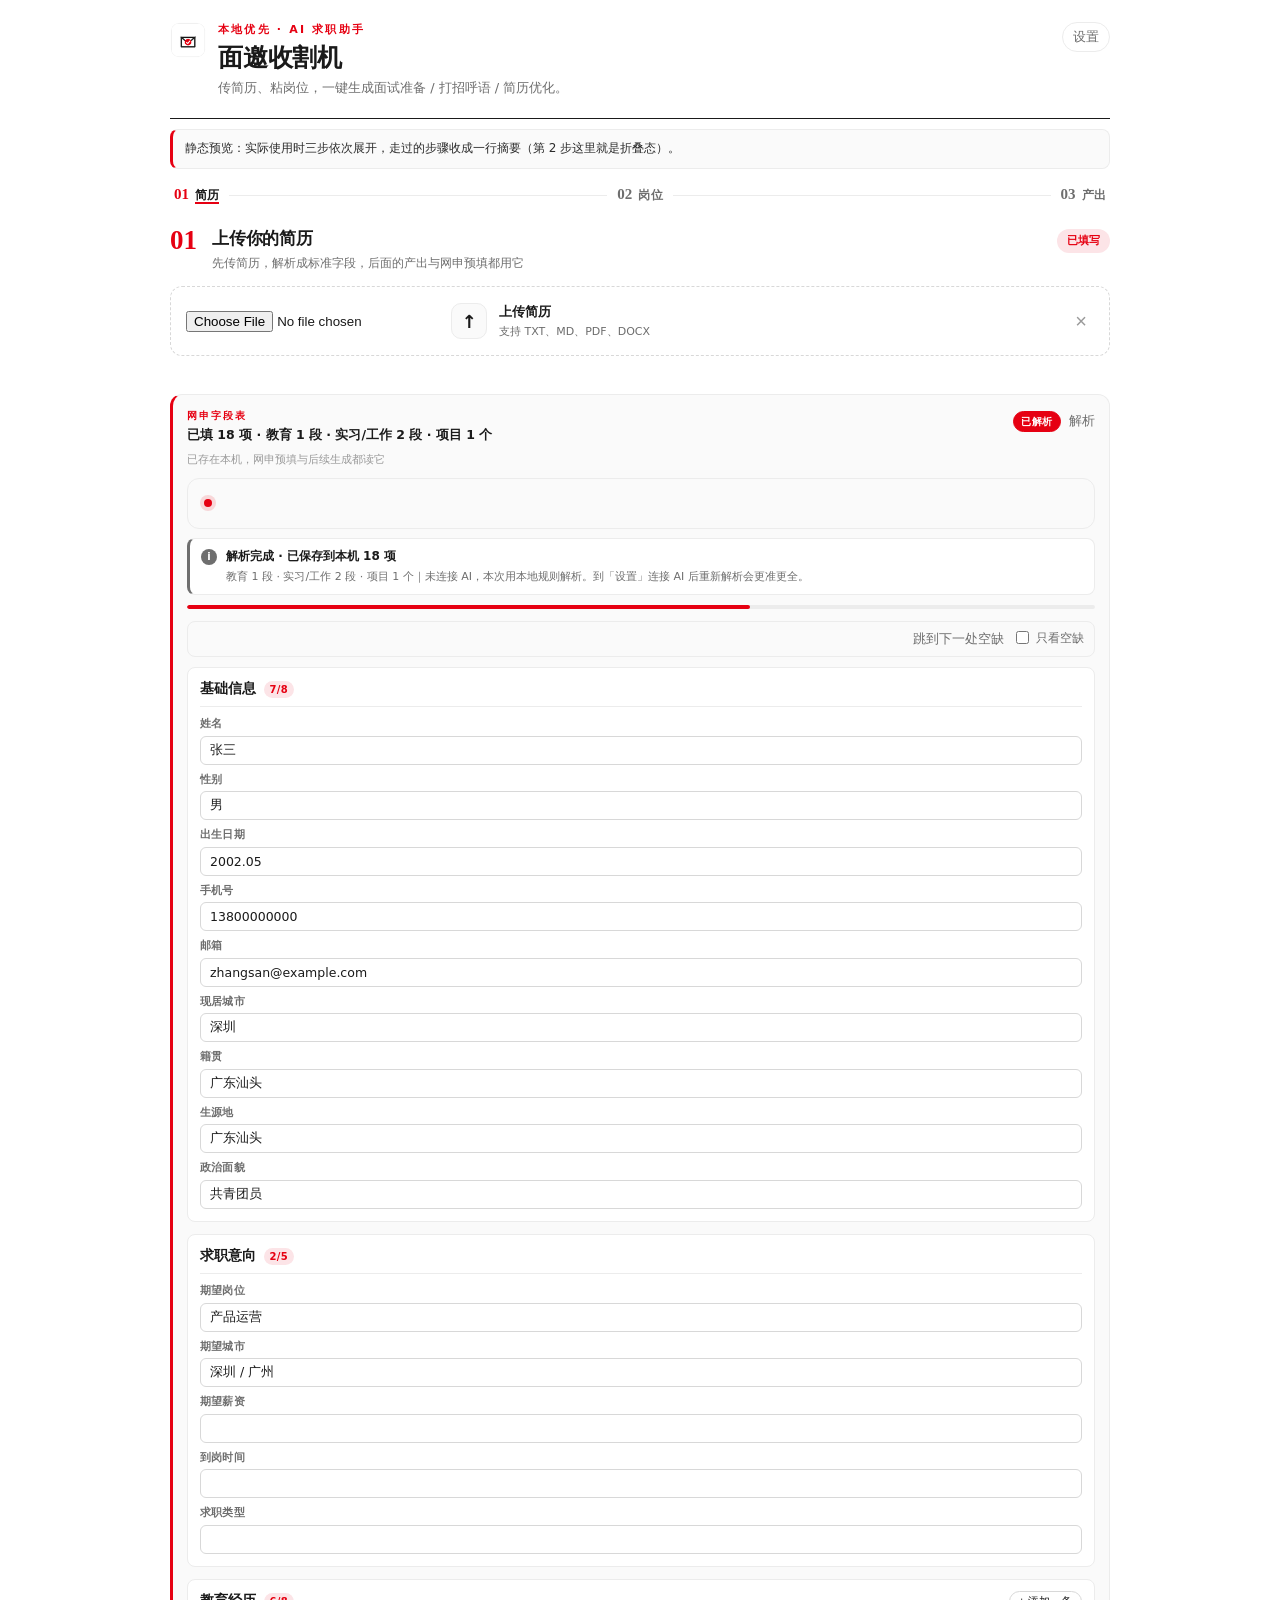
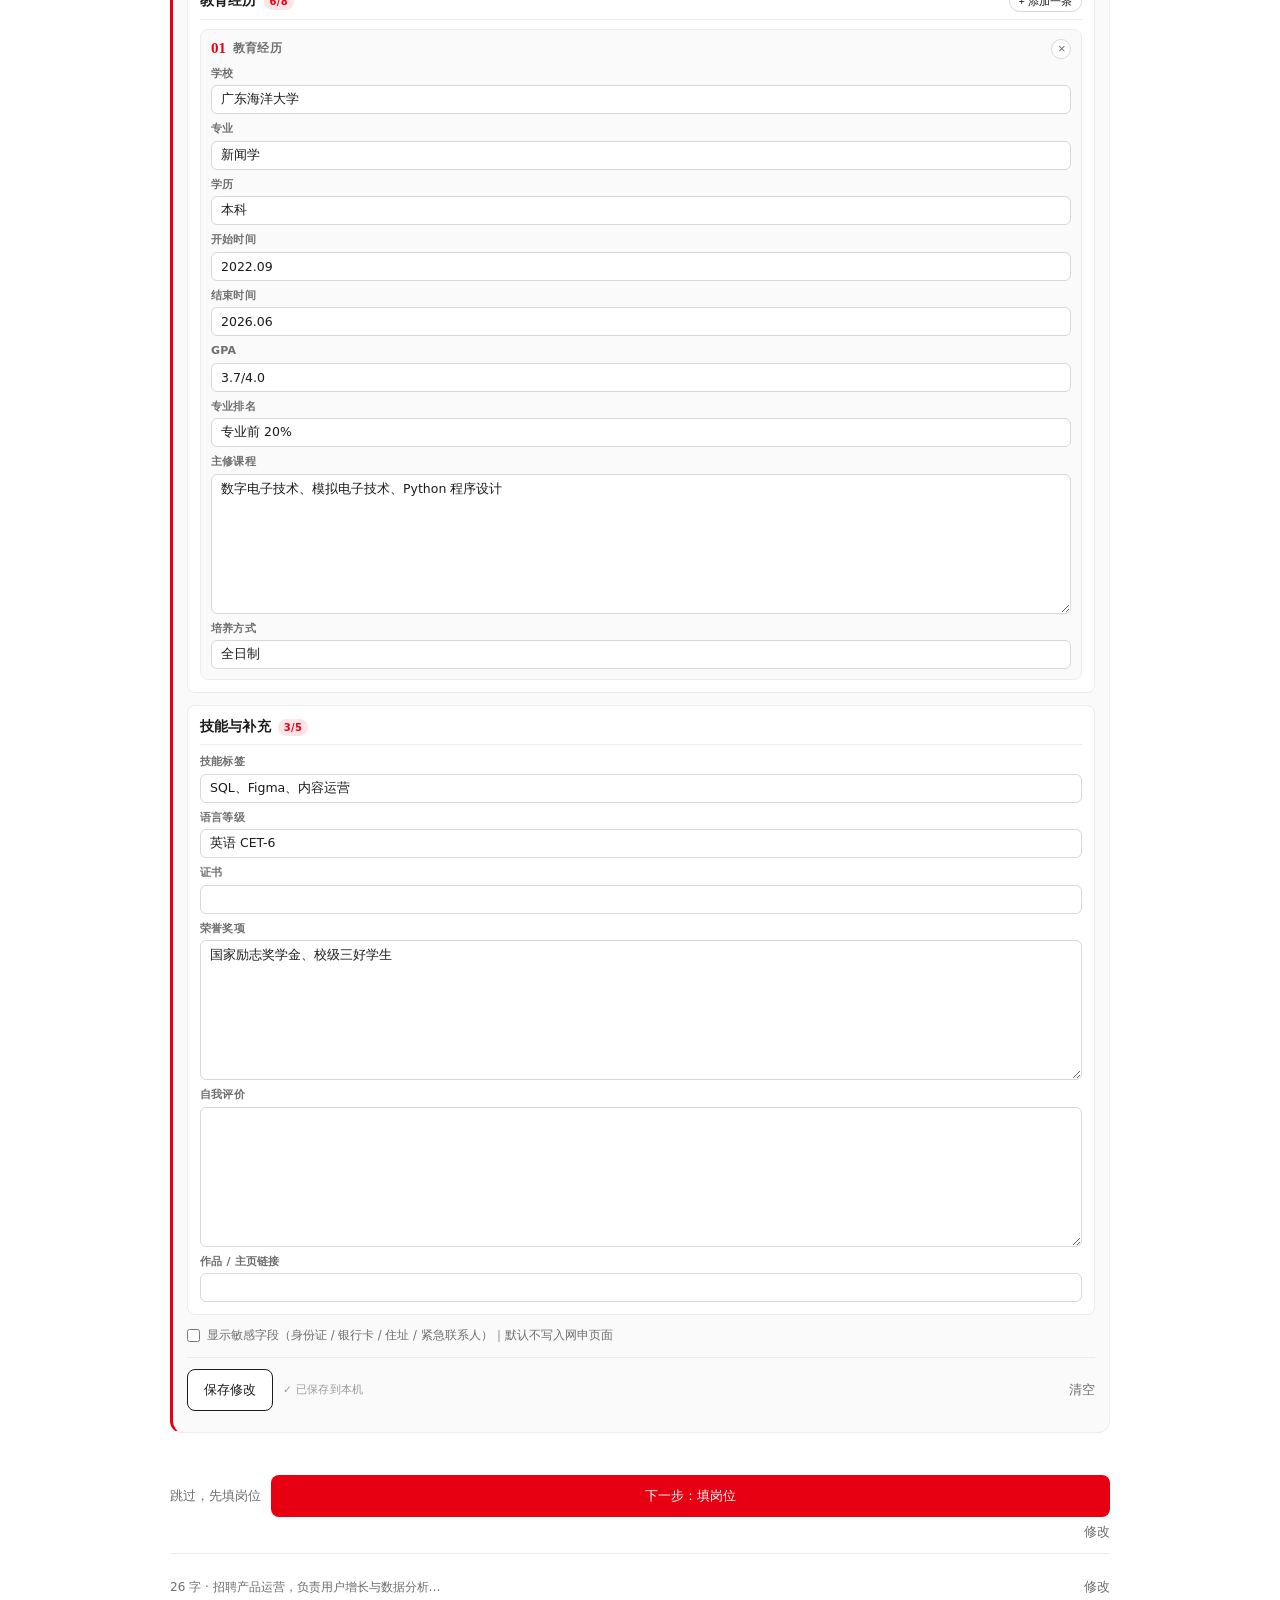
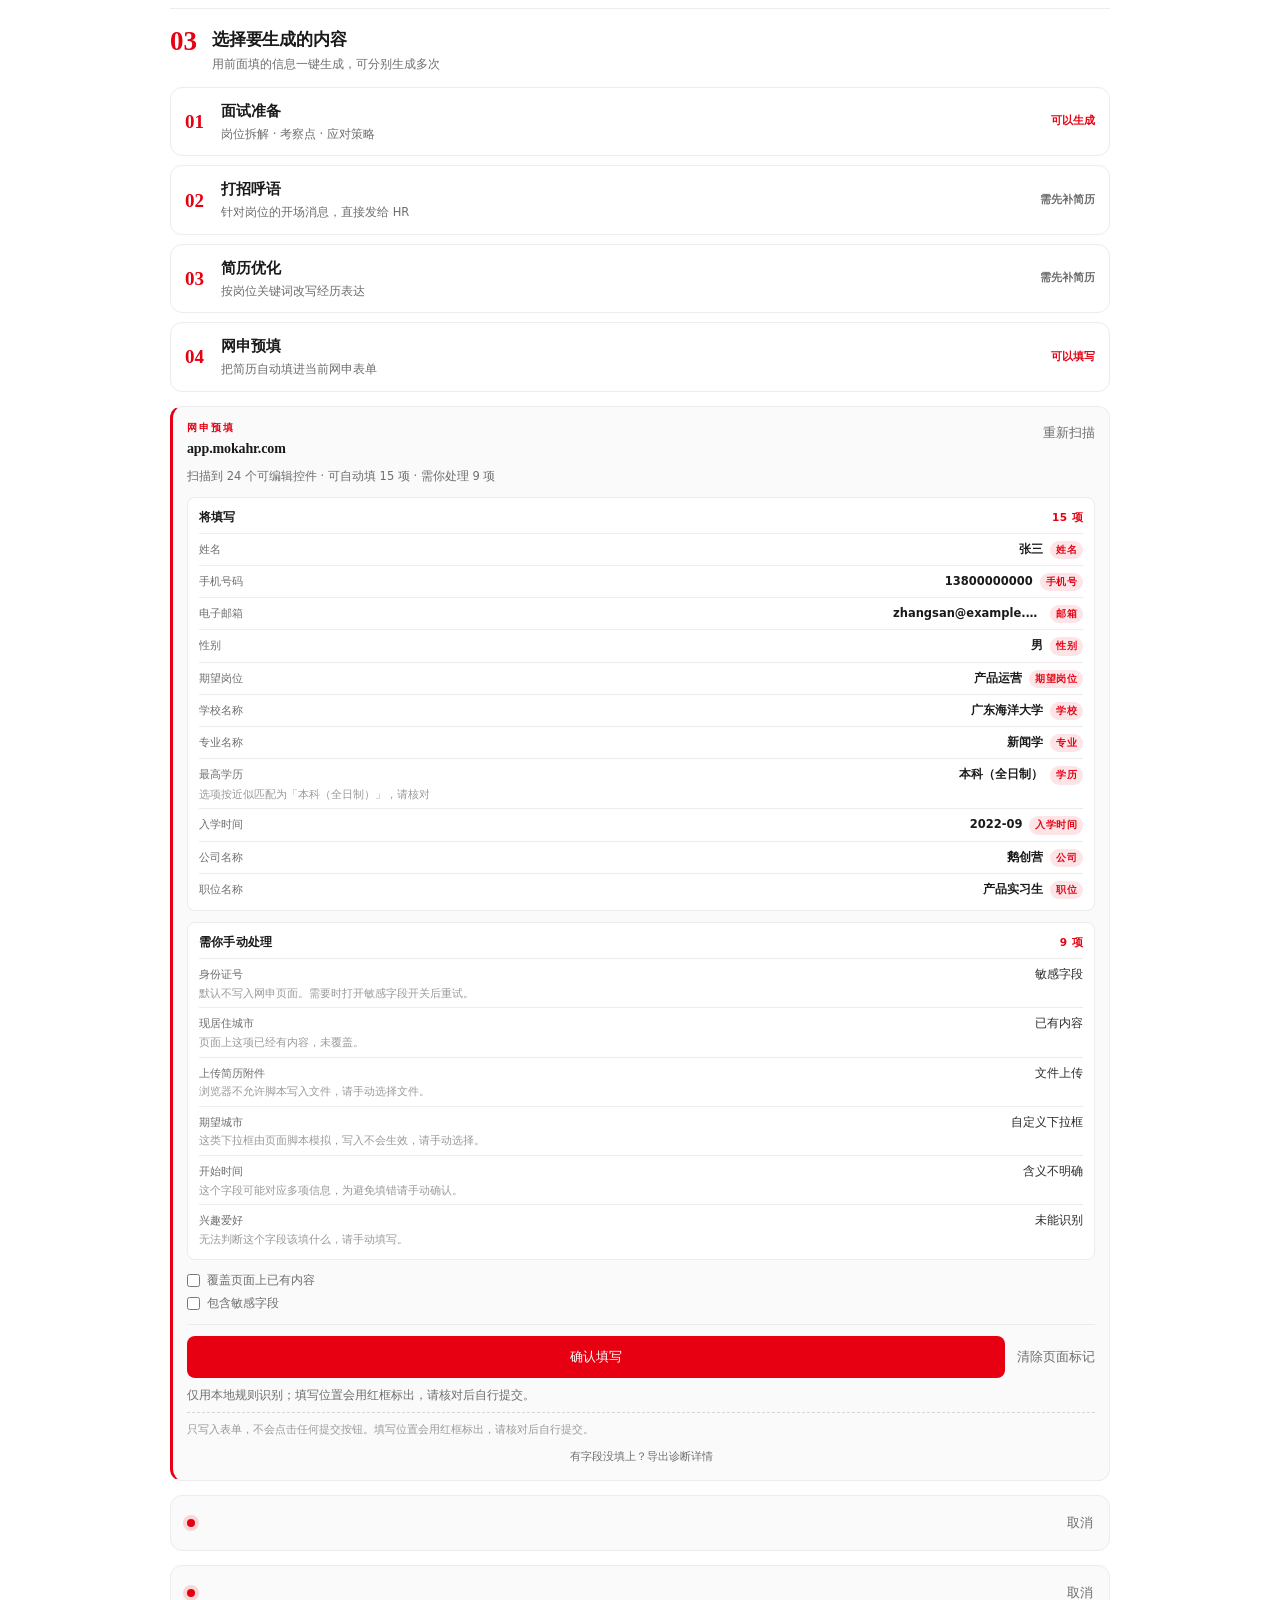
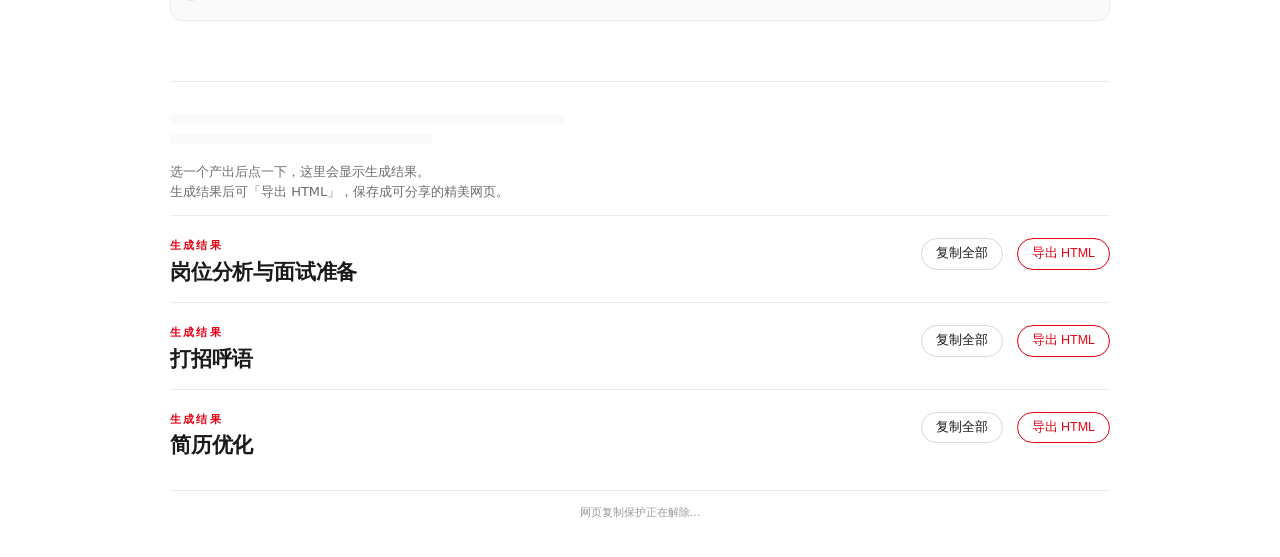
<file: 向导预览.html>
<!doctype html>
<html lang="zh-CN">
<head>
  <meta charset="UTF-8">
  <meta name="viewport" content="width=device-width,initial-scale=1.0">
  <title>面邀收割机</title>
  <link rel="stylesheet" href="styles.css">
</head>
<body>
  <main class="app-shell">
    <header class="topbar">
      <div class="brand-mark"><img src="assets/Offer-PC.png" alt="" width="28" height="28"></div>
      <div>
        <p class="eyebrow">本地优先 · AI 求职助手</p>
        <h1>面邀收割机</h1>
        <p class="panel-hint">传简历、粘岗位，一键生成面试准备 / 打招呼语 / 简历优化。</p>
      </div>
      <a class="settings-link" href="options.html" target="_blank">设置</a>
    </header>

    <!-- 步骤条：可自由点击回看任意一步 -->
    <p style="margin:10px 0 0;padding:9px 12px;border:1px solid #ECECEC;border-left:3px solid #E60012;border-radius:8px;background:#FAFAFA;font-size:12px;line-height:1.6;color:#2B2B2B">静态预览：实际使用时三步依次展开，走过的步骤收成一行摘要（第 2 步这里就是折叠态）。</p>
    <nav class="steps" id="step-nav" aria-label="流程步骤">
      <button class="step-chip is-active" type="button" data-step="resume" aria-current="step">
        <span class="step-chip-num">01</span>
        <span class="step-chip-label">简历</span>
      </button>
      <span class="step-line" aria-hidden="true"></span>
      <button class="step-chip" type="button" data-step="job">
        <span class="step-chip-num">02</span>
        <span class="step-chip-label">岗位</span>
      </button>
      <span class="step-line" aria-hidden="true"></span>
      <button class="step-chip" type="button" data-step="output">
        <span class="step-chip-num">03</span>
        <span class="step-chip-label">产出</span>
      </button>
    </nav>

    <!-- ─── 第 1 步：简历 ─────────────────────────── -->
    <section class="wizard-step" id="step-resume" data-step="resume">
      <div class="step-heading">
        <span class="step-num">01</span>
        <div class="step-text">
          <h2>上传你的简历</h2>
          <p class="step-sub">先传简历，解析成标准字段，后面的产出与网申预填都用它</p>
        </div>
        <span class="step-tag is-ok" id="step-resume-tag">已填写</span>
      </div>

      <div class="step-body">
        <label class="upload-zone" for="resume-file">
          <input id="resume-file" type="file" accept=".txt,.md,.pdf,.doc,.docx">
          <span class="upload-icon" id="upload-icon">↑</span>
          <span class="upload-text">
            <strong id="file-label">上传简历</strong>
            <small>支持 TXT、MD、PDF、DOCX</small>
          </span>
          <button id="clear-resume" class="clear-resume" type="button" aria-label="删除已上传简历" title="删除">×</button>
        </label>
        <p class="file-note" id="file-note"></p>

        <!-- 结构化字段表：网申表单的镜像，是预填与后续产出的唯一数据源 -->
        <section id="profile-panel" class="profile-panel">
          <div class="profile-head">
            <div class="profile-head-text">
              <p class="eyebrow">网申字段表</p>
              <p class="profile-summary" id="profile-summary">已填 18 项 · 教育 1 段 · 实习/工作 2 段 · 项目 1 个</p>
            </div>
            <div class="profile-head-action">
              <span class="profile-state" id="profile-state" data-state="ready">已解析</span>
              <button id="profile-parse" class="text-button profile-parse" type="button">解析</button>
            </div>
          </div>

          <!-- 常驻说明：回答「数据在哪里」，视线始终与解析按钮同屏 -->
          <p class="profile-where" id="profile-where">已存在本机，网申预填与后续生成都读它</p>

          <!-- 解析中（与结果横幅互斥，占同一块位置） -->
          <div id="profile-progress" class="generating-status" aria-live="polite">
            <span class="generation-mark"></span>
            <div>
              <strong id="profile-progress-model"></strong>
              <p id="profile-progress-message"></p>
            </div>
          </div>

          <!-- 结果横幅：成功 / 失败 / 提示，紧贴头部，不会被展开的字段挤到视野外 -->
          <div id="profile-status" class="profile-result" data-kind="info" aria-live="polite">
            <span class="profile-result-mark" aria-hidden="true"></span>
            <div class="profile-result-body">
              <strong id="profile-status-title">解析完成 · 已保存到本机 18 项</strong>
              <p id="profile-status-detail">教育 1 段 · 实习/工作 2 段 · 项目 1 个｜未连接 AI，本次用本地规则解析。到「设置」连接 AI 后重新解析会更准更全。</p>
            </div>
          </div>

          <div id="profile-body">
            <div class="profile-meter" role="img" aria-label="信息完成度"><span id="profile-meter-bar" style="width:62%"></span></div>

            <!-- 补充引导：还缺几项、必填缺几项，以及两个补缺的快捷入口 -->
            <div class="profile-gaps">
              <p class="profile-gaps-text" id="profile-gaps"></p>
              <div class="profile-gaps-actions">
                <button id="profile-next-gap" class="text-button" type="button">跳到下一处空缺</button>
                <label class="profile-toggle profile-toggle-inline">
                  <input type="checkbox" id="profile-only-gaps">
                  <span>只看空缺</span>
                </label>
              </div>
            </div>

            <div id="profile-groups" class="profile-groups"><section class="pf-group"><div class="pf-group-head"><h4>基础信息<span class="pf-group-count">7/8</span></h4></div><div class="pf-rows">
<div class="pf-row"><label>姓名</label><input class="pf-input" value="张三"></div>
<div class="pf-row"><label>性别</label><input class="pf-input" value="男"></div>
<div class="pf-row"><label>出生日期</label><input class="pf-input" value="2002.05"></div>
<div class="pf-row"><label>手机号</label><input class="pf-input" value="13800000000"></div>
<div class="pf-row"><label>邮箱</label><input class="pf-input" value="zhangsan@example.com"></div>
<div class="pf-row"><label>现居城市</label><input class="pf-input" value="深圳"></div>
<div class="pf-row"><label>籍贯</label><input class="pf-input" value="广东汕头"></div>
<div class="pf-row"><label>生源地</label><input class="pf-input" value="广东汕头"></div>
<div class="pf-row"><label>政治面貌</label><input class="pf-input" value="共青团员"></div>
</div></section>
<section class="pf-group"><div class="pf-group-head">
<h4>求职意向<span class="pf-group-count">2/5</span></h4></div><div class="pf-rows">
<div class="pf-row"><label>期望岗位</label><input class="pf-input" value="产品运营"></div>
<div class="pf-row"><label>期望城市</label><input class="pf-input" value="深圳 / 广州"></div>
<div class="pf-row"><label>期望薪资</label><input class="pf-input" value=""></div>
<div class="pf-row"><label>到岗时间</label><input class="pf-input" value=""></div>
<div class="pf-row"><label>求职类型</label><input class="pf-input" value=""></div>
</div></section>
<section class="pf-group"><div class="pf-group-head">
<h4>教育经历<span class="pf-group-count">6/8</span></h4>
<button class="pf-add" type="button" data-group="education">+ 添加一条</button></div>
<article class="pf-item"><div class="pf-item-head"><span class="pf-item-idx">01</span><span class="pf-item-title">教育经历</span>
<button class="pf-remove" type="button" title="删除这一条">×</button></div>
<div class="pf-rows">
<div class="pf-row"><label>学校</label><input class="pf-input" value="广东海洋大学"></div>
<div class="pf-row"><label>专业</label><input class="pf-input" value="新闻学"></div>
<div class="pf-row"><label>学历</label><input class="pf-input" value="本科"></div>
<div class="pf-row"><label>开始时间</label><input class="pf-input" value="2022.09"></div>
<div class="pf-row"><label>结束时间</label><input class="pf-input" value="2026.06"></div>
<div class="pf-row"><label>GPA</label><input class="pf-input" value="3.7/4.0"></div>
<div class="pf-row"><label>专业排名</label><input class="pf-input" value="专业前 20%"></div>
<div class="pf-row"><label>主修课程</label><textarea class="pf-input" rows="2">数字电子技术、模拟电子技术、Python 程序设计</textarea></div>
<div class="pf-row"><label>培养方式</label><input class="pf-input" value="全日制"></div>
</div></article>
</section>
<section class="pf-group"><div class="pf-group-head">
<h4>技能与补充<span class="pf-group-count">3/5</span></h4></div><div class="pf-rows">
<div class="pf-row"><label>技能标签</label><input class="pf-input" value="SQL、Figma、内容运营"></div>
<div class="pf-row"><label>语言等级</label><input class="pf-input" value="英语 CET-6"></div>
<div class="pf-row"><label>证书</label><input class="pf-input" value=""></div>
<div class="pf-row"><label>荣誉奖项</label><textarea class="pf-input" rows="2">国家励志奖学金、校级三好学生</textarea></div>
<div class="pf-row"><label>自我评价</label><textarea class="pf-input" rows="2"></textarea></div>
<div class="pf-row"><label>作品 / 主页链接</label><input class="pf-input" value=""></div>
</div></section></div>
            <label class="profile-toggle">
              <input type="checkbox" id="profile-sensitive">
              <span>显示敏感字段（身份证 / 银行卡 / 住址 / 紧急联系人）｜默认不写入网申页面</span>
            </label>
            <div class="profile-actions">
              <button id="profile-save" class="button button-secondary button-sm" type="button">保存修改</button>
              <span class="profile-savestate" id="profile-savestate" data-kind="ok">已保存到本机</span>
              <button id="profile-clear" class="text-button" type="button">清空</button>
            </div>
          </div>

          <p id="profile-hint" class="profile-hint"></p>
        </section>

        <p id="resume-step-status" class="status-message"></p>

        <div class="step-actions">
          <button id="skip-resume" class="text-button step-skip" type="button">跳过，先填岗位</button>
          <button id="step-resume-next" class="button button-primary" type="button">下一步：填岗位</button>
        </div>
      </div>

      <div class="step-collapsed" id="step-resume-collapsed" hidden>
        <p class="step-collapsed-text" id="step-resume-summary"></p>
        <button class="text-button" id="step-resume-edit" type="button">修改</button>
      </div>
    </section>

    <!-- ─── 第 2 步：岗位 ─────────────────────────── -->
    <section class="wizard-step is-collapsed" id="step-job" data-step="job">
      <div class="step-heading">
        <span class="step-num">02</span>
        <div class="step-text">
          <h2>粘贴岗位描述</h2>
          <p class="step-sub">把 JD 粘进来，越完整生成越准</p>
        </div>
        <span class="step-tag is-ok" id="step-job-tag">已填写</span>
      </div>

      <div class="step-body">
        <div class="textarea-wrap">
          <textarea id="job-description" maxlength="12000" placeholder="粘贴职位名称、岗位职责和任职要求。越完整，生成内容越贴近岗位。"></textarea>
          <button id="clear-job" class="clear-job" type="button" aria-label="清空岗位职责" title="清空">×</button>
        </div>
        <div class="input-footer">
          <span id="word-count">0 / 12000</span>
          <span>不会自动上传到任何招聘网站</span>
        </div>

        <div class="grab-row">
          <button id="fetch-jd" class="button button-secondary button-sm" type="button">从当前页面抓取</button>
          <button id="grab-undo" class="text-button" type="button" hidden>撤销替换</button>
        </div>

        <p id="job-step-status" class="status-message"></p>

        <div class="step-actions">
          <button id="step-job-back" class="text-button step-skip" type="button">上一步</button>
          <button id="step-job-next" class="button button-primary" type="button">下一步：选产出</button>
        </div>
      </div>

      <div class="step-collapsed" id="step-job-collapsed">
        <p class="step-collapsed-text" id="step-job-summary">26 字 · 招聘产品运营，负责用户增长与数据分析…</p>
        <button class="text-button" id="step-job-edit" type="button">修改</button>
      </div>
    </section>

    <!-- ─── 第 3 步：产出 ─────────────────────────── -->
    <section class="wizard-step" id="step-output" data-step="output">
      <div class="step-heading">
        <span class="step-num">03</span>
        <div class="step-text">
          <h2>选择要生成的内容</h2>
          <p class="step-sub">用前面填的信息一键生成，可分别生成多次</p>
        </div>
      </div>

      <div class="step-body">
        <div class="output-grid" id="output-grid">
          <button id="analyze-button" class="output-card" type="button">
            <span class="output-idx">01</span>
            <span class="output-text">
              <strong>面试准备</strong>
              <small>岗位拆解 · 考察点 · 应对策略</small>
            </span>
            <span class="output-state is-ready" id="state-interview">可以生成</span>
          </button>

          <button id="greeting-button" class="output-card" type="button">
            <span class="output-idx">02</span>
            <span class="output-text">
              <strong>打招呼语</strong>
              <small>针对岗位的开场消息，直接发给 HR</small>
            </span>
            <span class="output-state" id="state-greeting">需先补简历</span>
          </button>

          <button id="resume-button" class="output-card" type="button">
            <span class="output-idx">03</span>
            <span class="output-text">
              <strong>简历优化</strong>
              <small>按岗位关键词改写经历表达</small>
            </span>
            <span class="output-state" id="state-optimize">需先补简历</span>
          </button>

          <button id="autofill-button" class="output-card" type="button">
            <span class="output-idx">04</span>
            <span class="output-text">
              <strong>网申预填</strong>
              <small>把简历自动填进当前网申表单</small>
            </span>
            <span class="output-state is-ready" id="state-autofill">可以填写</span>
          </button>
        </div>

        <!-- ─── 网申预填面板 ─────────────────────────── -->
        <div id="autofill-panel" class="autofill-panel">
          <div class="autofill-head">
            <div>
              <p class="eyebrow">网申预填</p>
              <p class="autofill-site" id="autofill-site">app.mokahr.com</p>
            </div>
            <button id="autofill-rescan" class="text-button" type="button">重新扫描</button>
          </div>

          <p class="autofill-summary" id="autofill-summary">扫描到 24 个可编辑控件 · 可自动填 15 项 · 需你处理 9 项</p>

          <div class="autofill-block" id="autofill-fill-block">
            <div class="autofill-block-head">
              <h4>将填写</h4>
              <span id="autofill-fill-count">15 项</span>
            </div>
            <div class="autofill-list" id="autofill-fill-list"><div class="af-item"><span class="af-item-label">姓名</span><span class="af-item-meta"><span class="af-item-value">张三</span><span class="af-item-right">姓名</span></span></div><div class="af-item"><span class="af-item-label">手机号码</span><span class="af-item-meta"><span class="af-item-value">13800000000</span><span class="af-item-right">手机号</span></span></div><div class="af-item"><span class="af-item-label">电子邮箱</span><span class="af-item-meta"><span class="af-item-value">zhangsan@example.com</span><span class="af-item-right">邮箱</span></span></div><div class="af-item"><span class="af-item-label">性别</span><span class="af-item-meta"><span class="af-item-value">男</span><span class="af-item-right">性别</span></span></div><div class="af-item"><span class="af-item-label">期望岗位</span><span class="af-item-meta"><span class="af-item-value">产品运营</span><span class="af-item-right">期望岗位</span></span></div><div class="af-item"><span class="af-item-label">学校名称</span><span class="af-item-meta"><span class="af-item-value">广东海洋大学</span><span class="af-item-right">学校</span></span></div><div class="af-item"><span class="af-item-label">专业名称</span><span class="af-item-meta"><span class="af-item-value">新闻学</span><span class="af-item-right">专业</span></span></div><div class="af-item"><span class="af-item-label">最高学历</span><span class="af-item-meta"><span class="af-item-value">本科（全日制）</span><span class="af-item-right">学历</span></span><span class="af-item-sub">选项按近似匹配为「本科（全日制）」，请核对</span></div><div class="af-item"><span class="af-item-label">入学时间</span><span class="af-item-meta"><span class="af-item-value">2022-09</span><span class="af-item-right">入学时间</span></span></div><div class="af-item"><span class="af-item-label">公司名称</span><span class="af-item-meta"><span class="af-item-value">鹅创营</span><span class="af-item-right">公司</span></span></div><div class="af-item"><span class="af-item-label">职位名称</span><span class="af-item-meta"><span class="af-item-value">产品实习生</span><span class="af-item-right">职位</span></span></div></div>
          </div>

          <div class="autofill-block" id="autofill-manual-block">
            <div class="autofill-block-head">
              <h4>需你手动处理</h4>
              <span id="autofill-manual-count">9 项</span>
            </div>
            <div class="autofill-list" id="autofill-manual-list"><div class="af-item"><span class="af-item-label">身份证号</span><span class="af-item-meta"><span class="af-item-value">敏感字段</span></span><span class="af-item-sub">默认不写入网申页面。需要时打开敏感字段开关后重试。</span></div><div class="af-item"><span class="af-item-label">现居住城市</span><span class="af-item-meta"><span class="af-item-value">已有内容</span></span><span class="af-item-sub">页面上这项已经有内容，未覆盖。</span></div><div class="af-item"><span class="af-item-label">上传简历附件</span><span class="af-item-meta"><span class="af-item-value">文件上传</span></span><span class="af-item-sub">浏览器不允许脚本写入文件，请手动选择文件。</span></div><div class="af-item"><span class="af-item-label">期望城市</span><span class="af-item-meta"><span class="af-item-value">自定义下拉框</span></span><span class="af-item-sub">这类下拉框由页面脚本模拟，写入不会生效，请手动选择。</span></div><div class="af-item"><span class="af-item-label">开始时间</span><span class="af-item-meta"><span class="af-item-value">含义不明确</span></span><span class="af-item-sub">这个字段可能对应多项信息，为避免填错请手动确认。</span></div><div class="af-item"><span class="af-item-label">兴趣爱好</span><span class="af-item-meta"><span class="af-item-value">未能识别</span></span><span class="af-item-sub">无法判断这个字段该填什么，请手动填写。</span></div></div>
          </div>

          <div class="autofill-options">
            <label class="autofill-toggle">
              <input type="checkbox" id="autofill-overwrite">
              <span>覆盖页面上已有内容</span>
            </label>
            <label class="autofill-toggle">
              <input type="checkbox" id="autofill-sensitive">
              <span>包含敏感字段</span>
            </label>
          </div>

          <div class="autofill-actions">
            <button id="autofill-confirm" class="button button-primary button-sm" type="button">确认填写</button>
            <button id="autofill-clear" class="text-button" type="button">清除页面标记</button>
          </div>

          <p id="autofill-status" class="status-message">仅用本地规则识别；填写位置会用红框标出，请核对后自行提交。</p>
          <p class="autofill-note">只写入表单，不会点击任何提交按钮。填写位置会用红框标出，请核对后自行提交。</p>

          <!-- 某个字段没填上时的自查入口：导出每个控件的原始特征与跳过原因 -->
          <button id="autofill-detail" class="text-button autofill-detail" type="button">有字段没填上？导出诊断详情</button>
        </div>

        <div id="generating-status" class="generating-status" aria-live="polite">
          <span class="generation-mark"></span>
          <div>
            <strong id="generation-model"></strong>
            <p id="generation-message"></p>
          </div>
          <button id="cancel-button" class="cancel-button" type="button">取消</button>
        </div>

        <div id="resume-generating-status" class="generating-status" aria-live="polite">
          <span class="generation-mark"></span>
          <div>
            <strong id="resume-generation-model"></strong>
            <p id="resume-generation-message"></p>
          </div>
          <button id="resume-cancel-button" class="cancel-button" type="button">取消</button>
        </div>

        <p id="status-message" class="status-message"></p>
        <p id="resume-status" class="status-message"></p>
      </div>
    </section>

    <!-- ─── 生成结果 ──────────────────────────────── -->
    <section id="empty-state" class="empty-state">
      <div class="empty-line"></div>
      <div class="empty-line short"></div>
      <p>选一个产出后点一下，这里会显示生成结果。</p>
      <p>生成结果后可「导出 HTML」，保存成可分享的精美网页。</p>
    </section>

    <section id="interview-results" class="results">
      <div class="result-header">
        <div>
          <p class="eyebrow">生成结果</p>
          <h2>岗位分析与面试准备</h2>
        </div>
        <div class="result-actions">
          <button class="text-button copy-interview">复制全部</button>
          <button class="text-button export export-interview">导出 HTML</button>
        </div>
      </div>
      <div id="interview-content"></div>
    </section>

    <section id="greeting-results" class="results">
      <div class="result-header">
        <div>
          <p class="eyebrow">生成结果</p>
          <h2>打招呼语</h2>
        </div>
        <div class="result-actions">
          <button class="text-button copy-greeting">复制全部</button>
          <button class="text-button export export-greeting">导出 HTML</button>
        </div>
      </div>
      <div id="greeting-content"></div>
    </section>

    <section id="optimize-results" class="results">
      <div class="result-header">
        <div>
          <p class="eyebrow">生成结果</p>
          <h2>简历优化</h2>
        </div>
        <div class="result-actions">
          <button class="text-button copy-optimize">复制全部</button>
          <button class="text-button export export-optimize">导出 HTML</button>
        </div>
      </div>
      <div id="optimize-content"></div>
    </section>

    <footer class="app-footer">
      <span id="copy-state">网页复制保护正在解除…</span>
    </footer>
  </main>

  <template id="loading-template">
    <div class="loading-card"><i></i><i></i><i></i></div>
  </template>

  
  
  
  
  
  
  
  
</body>
</html>
</file>
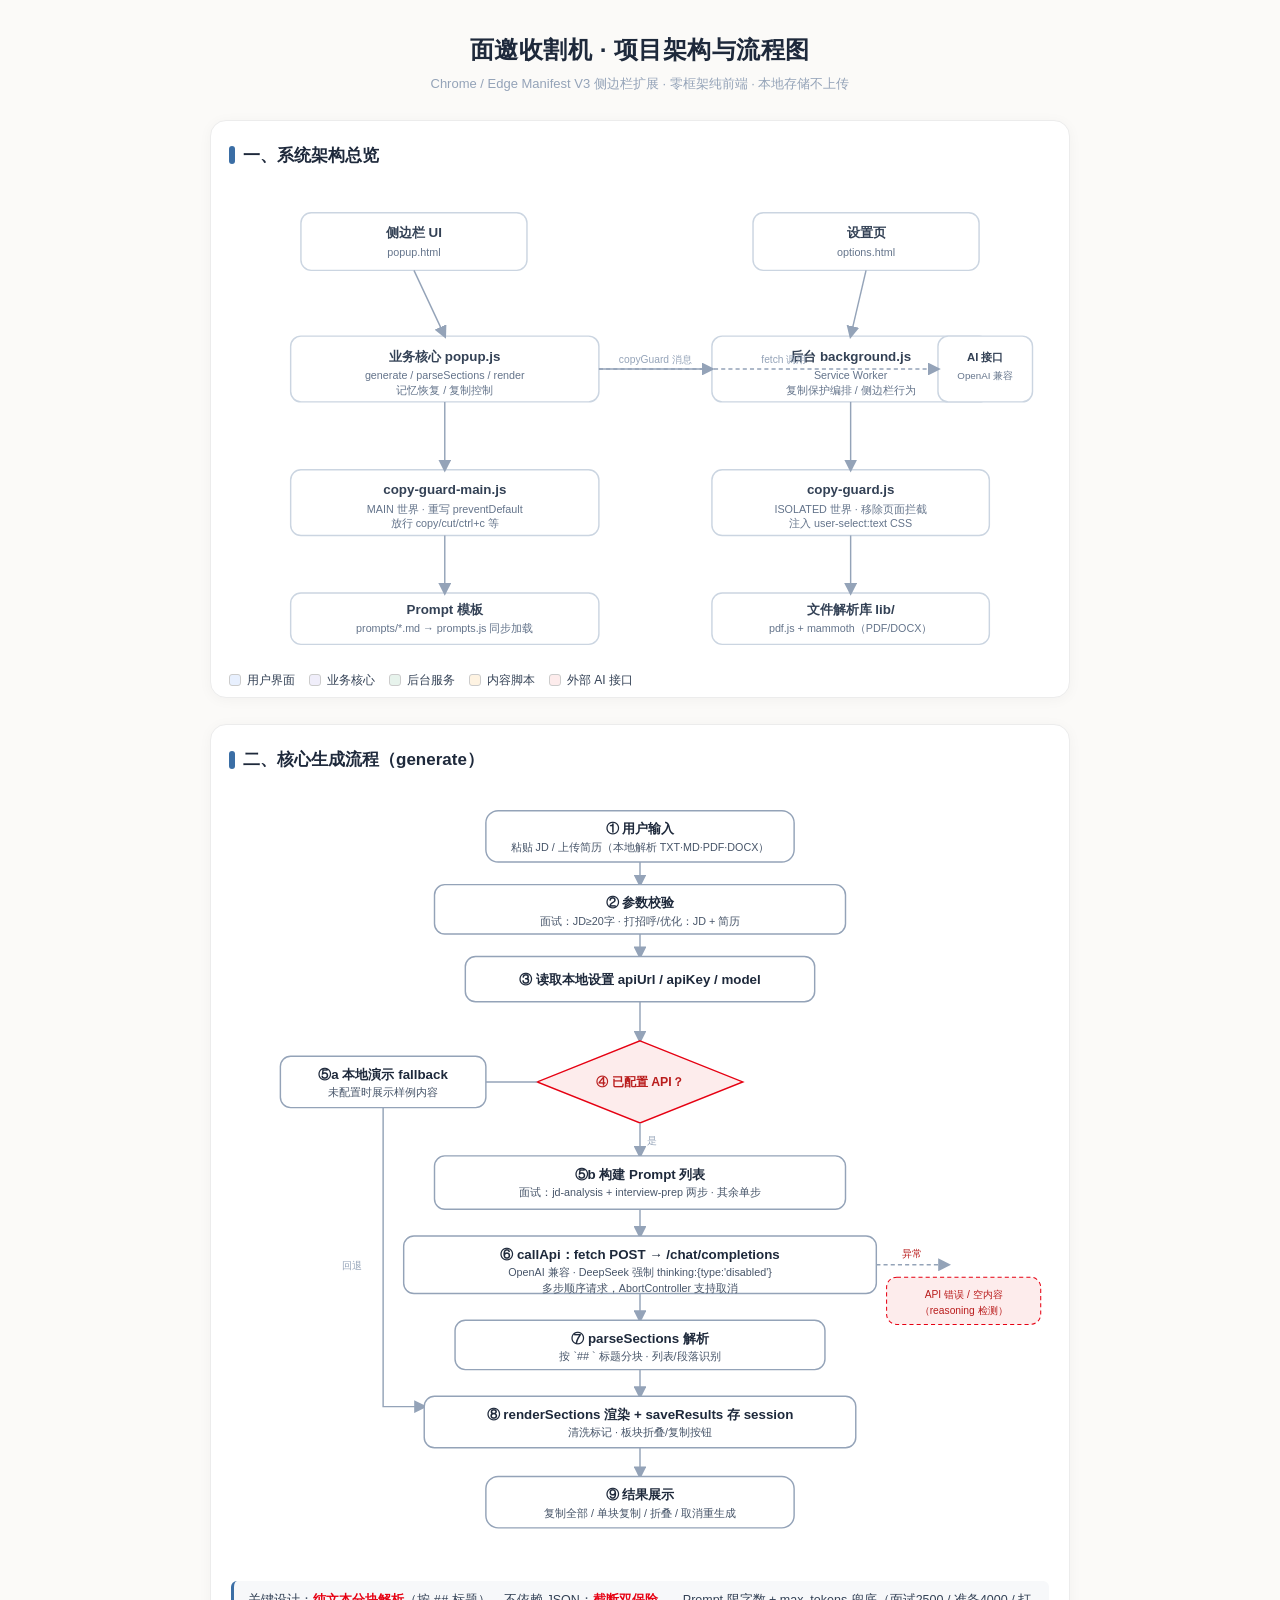
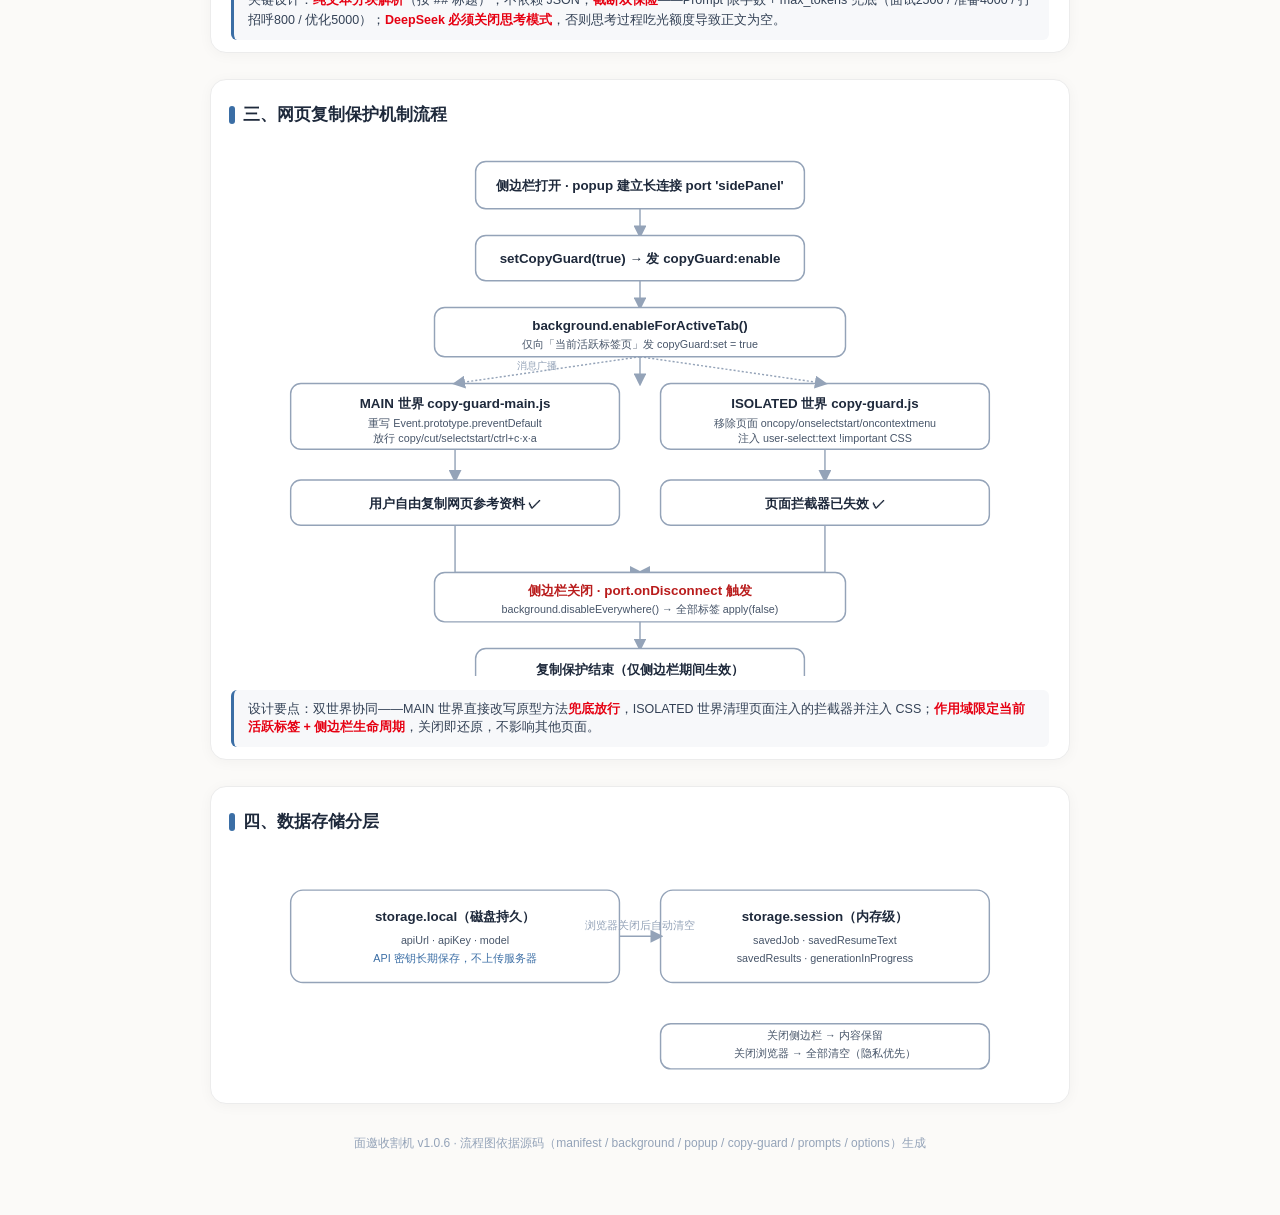
<file: 项目流程图.html>
<!DOCTYPE html>
<html lang="zh-CN">
<head>
<meta charset="UTF-8">
<meta name="viewport" content="width=device-width, initial-scale=1.0">
<title>面邀收割机 · 项目架构与流程图</title>
<style>
  :root {
    --bg: #fbfaf8;
    --card: #ffffff;
    --ink: #334155;
    --ink-strong: #1e293b;
    --line: #94a3b8;
    --blue: #3b6ea5;
    --blue-bg: #e8f0fe;
    --red: #E60012;
    --red-bg: #fdecec;
    --amber-bg: #fef3e2;
    --amber-line: #e0a458;
    --green-bg: #e7f3ec;
    --purple-bg: #f0eefa;
    --purple-line: #8b7fd6;
  }
  * { box-sizing: border-box; }
  body {
    margin: 0;
    background: var(--bg);
    color: var(--ink);
    font-family: -apple-system, "PingFang SC", "Microsoft YaHei", "Segoe UI", sans-serif;
    line-height: 1.5;
    padding: 32px 20px 64px;
  }
  .wrap { max-width: 860px; margin: 0 auto; }
  header { text-align: center; margin-bottom: 8px; }
  header h1 { font-size: 24px; color: var(--ink-strong); margin: 0 0 6px; letter-spacing: .5px; }
  header p { margin: 0; color: var(--line); font-size: 13px; }
  .section {
    background: var(--card);
    border: 1px solid #ececec;
    border-radius: 16px;
    padding: 22px 18px 8px;
    margin: 26px 0;
    box-shadow: 0 2px 14px rgba(0,0,0,.04);
  }
  .section h2 {
    font-size: 17px; margin: 0 0 14px; color: var(--ink-strong);
    display: flex; align-items: center; gap: 8px;
  }
  .section h2::before {
    content: ""; width: 6px; height: 18px; border-radius: 3px;
    background: var(--blue);
  }
  svg { width: 100%; height: auto; display: block; }
  .legend {
    display: flex; flex-wrap: wrap; gap: 14px; margin-top: 6px;
    font-size: 12px; color: var(--ink);
  }
  .legend span { display: inline-flex; align-items: center; gap: 6px; }
  .dot { width: 12px; height: 12px; border-radius: 3px; display: inline-block; border: 1px solid #ccc; }
  .note {
    font-size: 12.5px; color: var(--ink); background: #f7f8fa;
    border-left: 3px solid var(--blue); border-radius: 6px;
    padding: 10px 14px; margin: 14px 2px 4px;
  }
  .note b { color: var(--red); }
  footer { text-align: center; color: var(--line); font-size: 12px; margin-top: 30px; }
</style>
</head>
<body>
<div class="wrap">
  <header>
    <h1>面邀收割机 · 项目架构与流程图</h1>
    <p>Chrome / Edge Manifest V3 侧边栏扩展 · 零框架纯前端 · 本地存储不上传</p>
  </header>

  <!-- ============ 1. 架构总览 ============ -->
  <div class="section">
    <h2>一、系统架构总览</h2>
    <svg viewBox="0 0 800 470" role="img" aria-label="架构总览">
      <defs>
        <marker id="arrow" markerWidth="9" markerHeight="9" refX="7" refY="4.5" orient="auto">
          <path d="M0,0 L9,4.5 L0,9 Z" fill="#94a3b8"/>
        </marker>
        <style>
          .box { fill:#fff; stroke:#cbd5e1; stroke-width:1.4; }
          .t { font-size:13px; fill:#334155; font-weight:600; text-anchor:middle; }
          .s { font-size:10.5px; fill:#64748b; text-anchor:middle; }
          .lbl { font-size:10px; fill:#94a3b8; text-anchor:middle; }
          .edge { stroke:#94a3b8; stroke-width:1.4; fill:none; }
        </style>
      </defs>

      <!-- Row1: UI -->
      <rect class="box" x="70" y="30" width="220" height="56" rx="10" fill="#e8f0fe"/>
      <text class="t" x="180" y="54">侧边栏 UI</text>
      <text class="s" x="180" y="72">popup.html</text>

      <rect class="box" x="510" y="30" width="220" height="56" rx="10" fill="#e8f0fe"/>
      <text class="t" x="620" y="54">设置页</text>
      <text class="s" x="620" y="72">options.html</text>

      <!-- Row2: core -->
      <rect class="box" x="60" y="150" width="300" height="64" rx="10" fill="#f0eefa" stroke="#8b7fd6"/>
      <text class="t" x="210" y="174">业务核心 popup.js</text>
      <text class="s" x="210" y="192">generate / parseSections / render</text>
      <text class="s" x="210" y="206">记忆恢复 / 复制控制</text>

      <rect class="box" x="470" y="150" width="270" height="64" rx="10" fill="#e7f3ec" stroke="#7cae91"/>
      <text class="t" x="605" y="174">后台 background.js</text>
      <text class="s" x="605" y="192">Service Worker</text>
      <text class="s" x="605" y="206">复制保护编排 / 侧边栏行为</text>

      <!-- Row3: content scripts -->
      <rect class="box" x="60" y="280" width="300" height="64" rx="10" fill="#fef3e2" stroke="#e0a458"/>
      <text class="t" x="210" y="304">copy-guard-main.js</text>
      <text class="s" x="210" y="322">MAIN 世界 · 重写 preventDefault</text>
      <text class="s" x="210" y="336">放行 copy/cut/ctrl+c 等</text>

      <rect class="box" x="470" y="280" width="270" height="64" rx="10" fill="#fef3e2" stroke="#e0a458"/>
      <text class="t" x="605" y="304">copy-guard.js</text>
      <text class="s" x="605" y="322">ISOLATED 世界 · 移除页面拦截</text>
      <text class="s" x="605" y="336">注入 user-select:text CSS</text>

      <!-- Row4: resources -->
      <rect class="box" x="60" y="400" width="300" height="50" rx="10"/>
      <text class="t" x="210" y="420">Prompt 模板</text>
      <text class="s" x="210" y="438">prompts/*.md → prompts.js 同步加载</text>

      <rect class="box" x="470" y="400" width="270" height="50" rx="10"/>
      <text class="t" x="605" y="420">文件解析库 lib/</text>
      <text class="s" x="605" y="438">pdf.js + mammoth（PDF/DOCX）</text>

      <!-- External API -->
      <rect class="box" x="690" y="150" width="92" height="64" rx="10" fill="#fdecec" stroke="#E60012"/>
      <text class="t" x="736" y="174" style="font-size:11px">AI 接口</text>
      <text class="s" x="736" y="192" style="font-size:9.5px">OpenAI 兼容</text>

      <!-- edges -->
      <path class="edge" d="M180,86 L210,150" marker-end="url(#arrow)"/>
      <path class="edge" d="M620,86 L605,150" marker-end="url(#arrow)"/>
      <path class="edge" d="M360,182 L470,182" marker-end="url(#arrow)"/>
      <text class="lbl" x="415" y="176">copyGuard 消息</text>
      <path class="edge" d="M210,214 L210,280" marker-end="url(#arrow)"/>
      <path class="edge" d="M605,214 L605,280" marker-end="url(#arrow)"/>
      <path class="edge" d="M210,344 L210,400" marker-end="url(#arrow)"/>
      <path class="edge" d="M605,344 L605,400" marker-end="url(#arrow)"/>
      <path class="edge" d="M360,182 L690,182" marker-end="url(#arrow)" stroke-dasharray="4 3"/>
      <text class="lbl" x="540" y="176">fetch 调用</text>
    </svg>
    <div class="legend">
      <span><i class="dot" style="background:#e8f0fe"></i>用户界面</span>
      <span><i class="dot" style="background:#f0eefa"></i>业务核心</span>
      <span><i class="dot" style="background:#e7f3ec"></i>后台服务</span>
      <span><i class="dot" style="background:#fef3e2"></i>内容脚本</span>
      <span><i class="dot" style="background:#fdecec"></i>外部 AI 接口</span>
    </div>
  </div>

  <!-- ============ 2. 核心生成流程 ============ -->
  <div class="section">
    <h2>二、核心生成流程（generate）</h2>
    <svg viewBox="0 0 800 760" role="img" aria-label="生成流程">
      <defs>
        <marker id="a2" markerWidth="9" markerHeight="9" refX="7" refY="4.5" orient="auto">
          <path d="M0,0 L9,4.5 L0,9 Z" fill="#94a3b8"/>
        </marker>
        <style>
          .n { fill:#fff; stroke:#94a3b8; stroke-width:1.4; }
          .nt { font-size:12.5px; fill:#1e293b; font-weight:600; text-anchor:middle; }
          .ns { font-size:10.5px; fill:#475569; text-anchor:middle; }
          .d { fill:#fdecec; stroke:#E60012; stroke-width:1.4; }
          .dt { font-size:12px; fill:#b91c1c; font-weight:600; text-anchor:middle; }
          .start { fill:#e8f0fe; stroke:#3b6ea5; }
          .end { fill:#e7f3ec; stroke:#7cae91; }
          .e { stroke:#94a3b8; stroke-width:1.4; fill:none; }
          .el { font-size:10px; fill:#94a3b8; text-anchor:middle; }
          .err { fill:#fdecec; stroke:#E60012; stroke-dasharray:4 3; }
          .ert { font-size:10px; fill:#b91c1c; text-anchor:middle; }
        </style>
      </defs>

      <!-- ① Start -->
      <rect class="n start" x="250" y="24" width="300" height="50" rx="12"/>
      <text class="nt" x="400" y="46">① 用户输入</text>
      <text class="ns" x="400" y="63">粘贴 JD / 上传简历（本地解析 TXT·MD·PDF·DOCX）</text>
      <path class="e" d="M400,74 L400,96" marker-end="url(#a2)"/>

      <!-- ② validate -->
      <rect class="n" x="200" y="96" width="400" height="48" rx="10"/>
      <text class="nt" x="400" y="118">② 参数校验</text>
      <text class="ns" x="400" y="135">面试：JD≥20字 · 打招呼/优化：JD + 简历</text>
      <path class="e" d="M400,144 L400,166" marker-end="url(#a2)"/>

      <!-- ③ settings -->
      <rect class="n" x="230" y="166" width="340" height="44" rx="10"/>
      <text class="nt" x="400" y="193">③ 读取本地设置 apiUrl / apiKey / model</text>
      <path class="e" d="M400,210 L400,248" marker-end="url(#a2)"/>

      <!-- ④ decision -->
      <polygon class="d" points="400,248 500,288 400,328 300,288"/>
      <text class="dt" x="400" y="292">④ 已配置 API？</text>
      <!-- 否 -->
      <path class="e" d="M300,288 L150,288" marker-end="url(#a2)"/>
      <text class="el" x="228" y="280">否</text>
      <!-- 是 -->
      <path class="e" d="M400,328 L400,360" marker-end="url(#a2)"/>
      <text class="el" x="412" y="348">是</text>

      <!-- ⑤a fallback -->
      <rect class="n" x="50" y="263" width="200" height="50" rx="10" fill="#f1f5f9"/>
      <text class="nt" x="150" y="285">⑤a 本地演示 fallback</text>
      <text class="ns" x="150" y="302">未配置时展示样例内容</text>
      <path class="e" d="M150,313 L150,604 L190,604" marker-end="url(#a2)"/>
      <text class="el" x="120" y="470">回退</text>

      <!-- ⑤b build prompt -->
      <rect class="n" x="200" y="360" width="400" height="52" rx="10" fill="#f0eefa" stroke="#8b7fd6"/>
      <text class="nt" x="400" y="382">⑤b 构建 Prompt 列表</text>
      <text class="ns" x="400" y="399">面试：jd-analysis + interview-prep 两步 · 其余单步</text>
      <path class="e" d="M400,412 L400,438" marker-end="url(#a2)"/>

      <!-- ⑥ callApi -->
      <rect class="n" x="170" y="438" width="460" height="56" rx="10"/>
      <text class="nt" x="400" y="460">⑥ callApi：fetch POST → /chat/completions</text>
      <text class="ns" x="400" y="477">OpenAI 兼容 · DeepSeek 强制 thinking:{type:'disabled'}</text>
      <text class="ns" x="400" y="492">多步顺序请求，AbortController 支持取消</text>
      <path class="e" d="M400,494 L400,520" marker-end="url(#a2)"/>

      <!-- error branch -->
      <path class="e" d="M630,466 L700,466" marker-end="url(#a2)" stroke="#E60012" stroke-dasharray="4 3"/>
      <text class="el" x="665" y="458" style="fill:#b91c1c">异常</text>
      <rect class="err" x="640" y="478" width="150" height="46" rx="10"/>
      <text class="ert" x="715" y="498">API 错误 / 空内容</text>
      <text class="ert" x="715" y="514">（reasoning 检测）</text>

      <!-- ⑦ parse -->
      <rect class="n" x="220" y="520" width="360" height="48" rx="10"/>
      <text class="nt" x="400" y="542">⑦ parseSections 解析</text>
      <text class="ns" x="400" y="559">按 `## ` 标题分块 · 列表/段落识别</text>
      <path class="e" d="M400,568 L400,594" marker-end="url(#a2)"/>

      <!-- ⑧ render + save -->
      <rect class="n" x="190" y="594" width="420" height="50" rx="10" fill="#e7f3ec" stroke="#7cae91"/>
      <text class="nt" x="400" y="616">⑧ renderSections 渲染 + saveResults 存 session</text>
      <text class="ns" x="400" y="633">清洗标记 · 板块折叠/复制按钮</text>
      <path class="e" d="M400,644 L400,672" marker-end="url(#a2)"/>

      <!-- ⑨ end -->
      <rect class="n end" x="250" y="672" width="300" height="50" rx="12"/>
      <text class="nt" x="400" y="694">⑨ 结果展示</text>
      <text class="ns" x="400" y="711">复制全部 / 单块复制 / 折叠 / 取消重生成</text>
    </svg>
    <div class="note">
      关键设计：<b>纯文本分块解析</b>（按 <code>##</code> 标题），不依赖 JSON；<b>截断双保险</b>——Prompt 限字数 + max_tokens 兜底（面试2500 / 准备4000 / 打招呼800 / 优化5000）；<b>DeepSeek 必须关闭思考模式</b>，否则思考过程吃光额度导致正文为空。
    </div>
  </div>

  <!-- ============ 3. 复制保护机制 ============ -->
  <div class="section">
    <h2>三、网页复制保护机制流程</h2>
    <svg viewBox="0 0 800 520" role="img" aria-label="复制保护流程">
      <defs>
        <marker id="a3" markerWidth="9" markerHeight="9" refX="7" refY="4.5" orient="auto">
          <path d="M0,0 L9,4.5 L0,9 Z" fill="#94a3b8"/>
        </marker>
        <style>
          .n { fill:#fff; stroke:#94a3b8; stroke-width:1.4; }
          .nt { font-size:12.5px; fill:#1e293b; font-weight:600; text-anchor:middle; }
          .ns { font-size:10.5px; fill:#475569; text-anchor:middle; }
          .act { fill:#fef3e2; stroke:#e0a458; }
          .e { stroke:#94a3b8; stroke-width:1.4; fill:none; }
          .el { font-size:10px; fill:#94a3b8; text-anchor:middle; }
        </style>
      </defs>

      <!-- start -->
      <rect class="n" x="240" y="20" width="320" height="46" rx="10" fill="#e8f0fe" stroke="#3b6ea5"/>
      <text class="nt" x="400" y="48">侧边栏打开 · popup 建立长连接 port 'sidePanel'</text>
      <path class="e" d="M400,66 L400,92" marker-end="url(#a3)"/>

      <!-- setCopyGuard(true) -->
      <rect class="n act" x="240" y="92" width="320" height="44" rx="10"/>
      <text class="nt" x="400" y="119">setCopyGuard(true) → 发 copyGuard:enable</text>
      <path class="e" d="M400,136 L400,162" marker-end="url(#a3)"/>

      <!-- background enableForActiveTab -->
      <rect class="n" x="200" y="162" width="400" height="48" rx="10"/>
      <text class="nt" x="400" y="184">background.enableForActiveTab()</text>
      <text class="ns" x="400" y="201">仅向「当前活跃标签页」发 copyGuard:set = true</text>
      <path class="e" d="M400,210 L400,236" marker-end="url(#a3)"/>

      <!-- two worlds -->
      <rect class="n act" x="60" y="236" width="320" height="64" rx="10"/>
      <text class="nt" x="220" y="260">MAIN 世界 copy-guard-main.js</text>
      <text class="ns" x="220" y="278">重写 Event.prototype.preventDefault</text>
      <text class="ns" x="220" y="293">放行 copy/cut/selectstart/ctrl+c·x·a</text>

      <rect class="n act" x="420" y="236" width="320" height="64" rx="10"/>
      <text class="nt" x="580" y="260">ISOLATED 世界 copy-guard.js</text>
      <text class="ns" x="580" y="278">移除页面 oncopy/onselectstart/oncontextmenu</text>
      <text class="ns" x="580" y="293">注入 user-select:text !important CSS</text>

      <path class="e" d="M400,210 L220,236" marker-end="url(#a3)" stroke-dasharray="2 2"/>
      <path class="e" d="M400,210 L580,236" marker-end="url(#a3)" stroke-dasharray="2 2"/>
      <text class="el" x="300" y="222">消息广播</text>

      <path class="e" d="M220,300 L220,330" marker-end="url(#a3)"/>
      <path class="e" d="M580,300 L580,330" marker-end="url(#a3)"/>

      <!-- user copies -->
      <rect class="n" x="60" y="330" width="320" height="44" rx="10" fill="#e7f3ec" stroke="#7cae91"/>
      <text class="nt" x="220" y="357">用户自由复制网页参考资料 ✓</text>
      <rect class="n" x="420" y="330" width="320" height="44" rx="10" fill="#e7f3ec" stroke="#7cae91"/>
      <text class="nt" x="580" y="357">页面拦截器已失效 ✓</text>

      <!-- close branch -->
      <path class="e" d="M220,374 L220,420 L400,420" marker-end="url(#a3)"/>
      <path class="e" d="M580,374 L580,420 L400,420" marker-end="url(#a3)"/>
      <rect class="n" x="200" y="420" width="400" height="48" rx="10" fill="#fdecec" stroke="#E60012"/>
      <text class="nt" x="400" y="442" style="fill:#b91c1c">侧边栏关闭 · port.onDisconnect 触发</text>
      <text class="ns" x="400" y="459">background.disableEverywhere() → 全部标签 apply(false)</text>
      <path class="e" d="M400,468 L400,494" marker-end="url(#a3)"/>
      <rect class="n" x="240" y="494" width="320" height="40" rx="10"/>
      <text class="nt" x="400" y="519">复制保护结束（仅侧边栏期间生效）</text>
    </svg>
    <div class="note">
      设计要点：双世界协同——MAIN 世界直接改写原型方法<b>兜底放行</b>，ISOLATED 世界清理页面注入的拦截器并注入 CSS；<b>作用域限定当前活跃标签 + 侧边栏生命周期</b>，关闭即还原，不影响其他页面。
    </div>
  </div>

  <!-- ============ 4. 存储分层 ============ -->
  <div class="section">
    <h2>四、数据存储分层</h2>
    <svg viewBox="0 0 800 240" role="img" aria-label="存储分层">
      <defs>
        <marker id="a4" markerWidth="9" markerHeight="9" refX="7" refY="4.5" orient="auto">
          <path d="M0,0 L9,4.5 L0,9 Z" fill="#94a3b8"/>
        </marker>
        <style>
          .n { fill:#fff; stroke:#94a3b8; stroke-width:1.4; }
          .nt { font-size:13px; fill:#1e293b; font-weight:600; text-anchor:middle; }
          .ns { font-size:10.5px; fill:#475569; text-anchor:middle; }
          .e { stroke:#94a3b8; stroke-width:1.4; fill:none; }
        </style>
      </defs>

      <rect class="n" x="60" y="40" width="320" height="90" rx="12" fill="#e8f0fe" stroke="#3b6ea5"/>
      <text class="nt" x="220" y="70">storage.local（磁盘持久）</text>
      <text class="ns" x="220" y="92">apiUrl · apiKey · model</text>
      <text class="ns" x="220" y="110" style="fill:#3b6ea5">API 密钥长期保存，不上传服务器</text>

      <rect class="n" x="420" y="40" width="320" height="90" rx="12" fill="#fef3e2" stroke="#e0a458"/>
      <text class="nt" x="580" y="70">storage.session（内存级）</text>
      <text class="ns" x="580" y="92">savedJob · savedResumeText</text>
      <text class="ns" x="580" y="110">savedResults · generationInProgress</text>

      <path class="e" d="M380,85 L420,85" marker-end="url(#a4)"/>
      <text class="ns" x="400" y="78" style="fill:#94a3b8">浏览器关闭后自动清空</text>

      <rect class="n" x="420" y="170" width="320" height="44" rx="10"/>
      <text class="ns" x="580" y="185">关闭侧边栏 → 内容保留</text>
      <text class="ns" x="580" y="202">关闭浏览器 → 全部清空（隐私优先）</text>
    </svg>
  </div>

  <footer>面邀收割机 v1.0.6 · 流程图依据源码（manifest / background / popup / copy-guard / prompts / options）生成</footer>
</div>
</body>
</html>
</file>
<file: styles.css>
:root {
  --ink: #1A1A1A;
  --ink-2: #2B2B2B;
  --muted: #6E6E6E;
  --faint: #9A9A9A;
  --line: #ECECEC;
  --line-strong: #D8D8D8;
  --paper: #FFFFFF;
  --card: #FFFFFF;
  --soft: #FAFAFA;
  --accent: #E60012;
  --accent-dark: #C2000F;
  --accent-soft: #FCE4E7;
  --serif: "Songti SC","STSong","SimSun",ui-serif,Georgia,"Times New Roman",serif;
  --radius: 12px;
  --radius-sm: 8px;
  --radius-lg: 16px;
  font-family: -apple-system, BlinkMacSystemFont, "PingFang SC", "Microsoft YaHei", "Segoe UI", system-ui, sans-serif;
  color: var(--ink);
  -webkit-font-smoothing: antialiased;
}

* {
  box-sizing: border-box;
}

body {
  margin: 0;
  background: var(--paper);
  color: var(--ink);
  font-size: 14px;
  line-height: 1.5;
}

/* ── Side-panel layout ───────────────────────── */

.app-shell {
  width: 100%;
  max-width: 980px;
  min-height: 100dvh;
  margin: 0 auto;
  padding: 22px 20px 36px;
}

.topbar {
  display: flex;
  align-items: flex-start;
  gap: 12px;
  padding-bottom: 20px;
  border-bottom: 1px solid var(--ink);
}

.brand-mark {
  width: 36px;
  height: 36px;
  display: grid;
  place-items: center;
  flex-shrink: 0;
}

.brand-mark img {
  display: block;
  width: 100%;
  height: 100%;
}

.topbar h1 {
  font-family: var(--serif);
  font-size: 25px;
  font-weight: 800;
  letter-spacing: -.01em;
  line-height: 1.15;
  margin: 5px 0 0;
  color: var(--ink);
}

.result-header h2,
.options-card h1 {
  font-size: 22px;
  font-weight: 700;
  letter-spacing: -.3px;
  line-height: 1.3;
  margin: 4px 0 0;
  color: var(--ink);
}

.eyebrow {
  margin: 0;
  color: var(--accent);
  font-size: 11px;
  font-weight: 700;
  letter-spacing: .2em;
}

.settings-link {
  margin-left: auto;
  color: var(--muted);
  font-size: 13px;
  text-decoration: none;
  padding: 4px 10px;
  border-radius: 999px;
  border: 1px solid var(--line);
  white-space: nowrap;
  transition: .15s;
}

.settings-link:hover,
.text-button:hover {
  color: var(--ink);
  border-color: var(--ink);
}

.panel-hint {
  margin: 6px 0 0;
  color: var(--muted);
  font-size: 13px;
  line-height: 1.55;
}

.copy-state {
  display: inline-block;
  margin: 10px 0 0;
  padding: 4px 10px;
  border-radius: 999px;
  background: var(--accent-soft);
  color: var(--accent);
  font-size: 11px;
  font-weight: 600;
}

/* ── 向导步骤条 ───────────────────────────────── */

.steps {
  display: flex;
  align-items: center;
  gap: 8px;
  padding: 14px 2px 0;
}

.step-chip {
  appearance: none;
  border: 0;
  background: transparent;
  padding: 4px 2px;
  display: flex;
  align-items: baseline;
  gap: 6px;
  cursor: pointer;
  color: var(--muted);
  transition: color .15s;
}

.step-chip-num {
  font-family: var(--serif);
  font-size: 15px;
  font-weight: 800;
  line-height: 1;
  color: var(--muted);
  transition: color .15s;
}

.step-chip-label {
  font-size: 12px;
  font-weight: 600;
  letter-spacing: .02em;
  white-space: nowrap;
}

.step-line {
  flex: 1;
  height: 1px;
  min-width: 10px;
  background: var(--line);
}

.step-chip:hover {
  color: var(--ink);
}

/* 已完成：红色编号，作为"已填好"的信号 */
.step-chip.is-done .step-chip-num {
  color: var(--accent);
}

.step-chip.is-done {
  color: var(--ink);
}

/* 当前步：加粗 + 红色下划线，呼应导出页章节标题 */
.step-chip.is-active {
  color: var(--ink);
}

.step-chip.is-active .step-chip-num {
  color: var(--accent);
}

.step-chip.is-active .step-chip-label {
  font-weight: 700;
  box-shadow: inset 0 -2px 0 var(--accent);
}

/* ── 向导面板 ─────────────────────────────────── */

.wizard-step {
  padding: 18px 0 4px;
  border-bottom: 1px solid var(--line);
}

/* 最后一步不画下边框：紧跟其后的结果区自带 border-top，避免出现间隔的双线 */
#step-output {
  border-bottom: 0;
}

.step-tag {
  flex: none;
  font-size: 11px;
  font-weight: 600;
  color: var(--muted);
  background: var(--soft);
  padding: 3px 9px;
  border-radius: 999px;
  border: 1px solid var(--line);
  margin-top: 3px;
  white-space: nowrap;
}

.step-tag.is-ok {
  color: var(--accent);
  background: var(--accent-soft);
  border-color: transparent;
}

/* 折叠态：已完成的步骤收成一行摘要，省侧边栏纵向空间 */
.step-collapsed {
  display: flex;
  align-items: center;
  gap: 10px;
  padding: 2px 0 4px;
}

.step-collapsed-text {
  flex: 1;
  min-width: 0;
  margin: 0;
  font-size: 12px;
  color: var(--muted);
  line-height: 1.5;
  overflow: hidden;
  text-overflow: ellipsis;
  display: -webkit-box;
  -webkit-line-clamp: 2;
  -webkit-box-orient: vertical;
}

.step-actions {
  display: flex;
  align-items: center;
  gap: 10px;
  margin-top: 14px;
}

.step-actions .button-primary {
  flex: 1;
}

.step-skip {
  flex: none;
}

/* 折叠态下隐藏步骤标题，避免与摘要行重复占位 */
.wizard-step.is-collapsed .step-heading,
.wizard-step.is-collapsed .step-body {
  display: none;
}

/* ── 产出卡片 ─────────────────────────────────── */

.output-grid {
  display: flex;
  flex-direction: column;
  gap: 9px;
}

.output-card {
  appearance: none;
  display: flex;
  align-items: center;
  gap: 12px;
  width: 100%;
  text-align: left;
  padding: 13px 14px;
  background: #fff;
  border: 1px solid var(--line);
  border-radius: var(--radius);
  cursor: pointer;
  font: inherit;
  color: var(--ink);
  transition: border-color .15s, box-shadow .15s, transform .15s;
}

.output-card:hover:not(:disabled) {
  border-color: var(--accent);
  box-shadow: 0 6px 18px rgba(0, 0, 0, .07);
  transform: translateY(-1px);
}

.output-card:disabled {
  cursor: not-allowed;
  opacity: .55;
}

.output-idx {
  flex: none;
  font-family: var(--serif);
  font-size: 19px;
  font-weight: 800;
  color: var(--accent);
  line-height: 1;
  min-width: 24px;
}

.output-text {
  flex: 1;
  min-width: 0;
  display: flex;
  flex-direction: column;
  gap: 3px;
}

.output-text strong {
  font-family: var(--serif);
  font-size: 14.5px;
  font-weight: 800;
  letter-spacing: -.01em;
}

.output-text small {
  font-size: 11.5px;
  color: var(--muted);
  line-height: 1.45;
}

.output-state {
  flex: none;
  font-size: 11px;
  font-weight: 600;
  color: var(--muted);
  white-space: nowrap;
}

.output-state.is-ready {
  color: var(--accent);
}

/* ── Step headings ───────────────────────────── */

.workspace {
  padding: 20px 0 16px;
}

.step-heading {
  display: flex;
  align-items: flex-start;
  gap: 12px;
  margin-bottom: 14px;
}

.step-num {
  flex: none;
  font-family: var(--serif);
  font-size: 27px;
  font-weight: 800;
  color: var(--accent);
  line-height: .9;
  margin-top: 2px;
  min-width: 30px;
}

.step-text {
  min-width: 0;
  flex: 1;
}

.step-heading h2 {
  font-family: var(--serif);
  font-size: 17px;
  font-weight: 800;
  letter-spacing: -.01em;
  margin: 0;
  color: var(--ink);
}

.step-heading em {
  font-size: 11px;
  font-style: normal;
  font-weight: 600;
  color: var(--muted);
  background: var(--soft);
  padding: 3px 8px;
  border-radius: 999px;
  border: 1px solid var(--line);
}

.step-sub {
  margin: 3px 0 0;
  font-size: 12px;
  color: var(--muted);
  line-height: 1.5;
}

.resume-workspace {
  border-top: 1px solid var(--line);
  padding-top: 24px;
  margin-top: 8px;
}

.job-heading {
  margin-bottom: 10px;
}

/* ── Inputs ──────────────────────────────────── */

textarea {
  display: block;
  width: 100%;
  height: 140px;
  resize: vertical;
  border: 1px solid var(--line-strong);
  border-radius: var(--radius);
  background: var(--card);
  padding: 14px 15px;
  color: var(--ink);
  font: 14px/1.65 inherit;
  outline: 0;
  transition: border-color .15s, box-shadow .15s;
}

textarea:focus,
input:focus,
select:focus {
  border-color: var(--accent);
  box-shadow: 0 0 0 3px rgba(230, 0, 18, .12);
}

textarea::placeholder,
input::placeholder {
  color: var(--faint);
}

input[type="text"],
input[type="password"],
input[type="url"] {
  display: block;
  width: 100%;
  height: 42px;
  border: 1px solid var(--line-strong);
  border-radius: var(--radius-sm);
  background: var(--card);
  padding: 0 12px;
  color: var(--ink);
  font: 14px inherit;
  outline: 0;
  transition: border-color .15s, box-shadow .15s;
}

select {
  display: block;
  width: 100%;
  height: 42px;
  border: 1px solid var(--line-strong);
  border-radius: var(--radius-sm);
  background: var(--card);
  color: var(--ink);
  padding: 0 12px;
  font: 14px inherit;
  cursor: pointer;
}

.textarea-wrap {
  position: relative;
}

.textarea-wrap textarea {
  padding-right: 44px;
}

.input-footer {
  display: flex;
  justify-content: space-between;
  gap: 12px;
  margin: 8px 2px 0;
  color: var(--faint);
  font-size: 11px;
}

.input-footer span:last-child {
  text-align: right;
}

/* ── Upload zone ─────────────────────────────── */

.upload-zone {
  min-height: 70px;
  border: 1px dashed var(--line-strong);
  border-radius: var(--radius);
  display: flex;
  align-items: center;
  gap: 12px;
  padding: 12px 15px;
  background: var(--paper);
  cursor: pointer;
  transition: .15s;
}

.upload-zone:hover {
  border-color: var(--accent);
  background: var(--accent-soft);
}

.upload-icon {
  width: 36px;
  height: 36px;
  display: grid;
  place-items: center;
  border-radius: 10px;
  background: var(--soft);
  color: var(--ink);
  border: 1px solid var(--line);
  font-weight: 700;
  font-size: 18px;
  flex-shrink: 0;
}

.upload-icon.type-pdf,
.upload-icon.type-word,
.upload-icon.type-md,
.upload-icon.type-txt {
  background: var(--ink);
  color: #fff;
  border-color: var(--ink);
  font-size: 13px;
}

.upload-text {
  flex: 1;
  min-width: 0;
}

.upload-zone strong,
.upload-zone small {
  display: block;
}

.upload-zone strong {
  font-size: 13px;
  font-weight: 600;
  color: var(--ink);
}

.upload-zone small {
  font-size: 11px;
  color: var(--muted);
  margin-top: 3px;
}

.file-note {
  min-height: 16px;
  margin: 8px 0 0;
  font-size: 12px;
  color: var(--muted);
}

/* ── 从当前页面抓取 JD ──────────────────────── */

.grab-row {
  display: flex;
  align-items: center;
  gap: 12px;
  margin-top: 10px;
}

.grab-row .button {
  flex: none;
}

/* ── 结构化简历面板 ──────────────────────────── */

.profile-panel {
  margin-top: 14px;
  border: 1px solid var(--line);
  border-left: 3px solid var(--accent);
  border-radius: var(--radius);
  background: var(--soft);
  padding: 13px 14px 12px;
}

.profile-head {
  display: flex;
  align-items: flex-start;
  gap: 10px;
}

.profile-head-text {
  flex: 1;
  min-width: 0;
}

.profile-head .eyebrow {
  margin: 0 0 3px;
  font-size: 10px;
}

/* 解析按钮 + 状态徽标同处一行：点完立刻在视线原位看到结果 */
.profile-head-action {
  flex: none;
  display: flex;
  align-items: center;
  gap: 8px;
}

.profile-summary {
  margin: 0;
  font-size: 12.5px;
  font-weight: 600;
  color: var(--ink);
  word-break: break-word;
}

.profile-parse {
  flex: none;
  white-space: nowrap;
}

/* 状态徽标：待解析 / 解析中 / 已解析 / 未识别到内容 */
.profile-state {
  flex: none;
  display: inline-flex;
  align-items: center;
  gap: 5px;
  font-size: 10px;
  font-weight: 700;
  letter-spacing: .06em;
  padding: 2px 7px;
  border-radius: 999px;
  white-space: nowrap;
  border: 1px solid var(--line-strong);
  color: var(--muted);
  background: var(--paper);
}

.profile-state[data-state="parsing"] {
  border-color: var(--accent);
  color: var(--accent);
  background: var(--accent-soft);
}

.profile-state[data-state="parsing"]::before {
  content: "";
  width: 5px;
  height: 5px;
  border-radius: 50%;
  background: var(--accent);
  animation: pf-pulse 1s ease-in-out infinite;
}

@keyframes pf-pulse {
  0%, 100% { opacity: 1; }
  50% { opacity: .25; }
}

.profile-state[data-state="ready"] {
  border-color: var(--accent);
  color: var(--paper);
  background: var(--accent);
}

.profile-state[data-state="empty"] {
  border-color: var(--line-strong);
  color: var(--ink-2);
  background: var(--accent-soft);
}

/* 「数据在哪里」常驻说明 */
.profile-where {
  margin: 7px 0 0;
  font-size: 10.5px;
  color: var(--faint);
  line-height: 1.5;
}

/* 结果横幅：永远在字段列表之前，不会被展开的字段挤出视野 */
.profile-result {
  display: flex;
  align-items: flex-start;
  gap: 9px;
  margin-top: 9px;
  padding: 9px 11px;
  border: 1px solid var(--line);
  border-left: 3px solid var(--muted);
  border-radius: var(--radius-sm);
  background: var(--paper);
}

.profile-result-mark {
  flex: none;
  width: 16px;
  height: 16px;
  margin-top: 1px;
  border-radius: 50%;
  font-size: 10px;
  font-weight: 700;
  line-height: 16px;
  text-align: center;
  color: var(--paper);
  background: var(--muted);
}

.profile-result-body {
  flex: 1;
  min-width: 0;
}

.profile-result-body strong {
  display: block;
  font-size: 12px;
  font-weight: 700;
  color: var(--ink);
  line-height: 1.45;
}

.profile-result-body p {
  margin: 3px 0 0;
  font-size: 11px;
  color: var(--muted);
  line-height: 1.55;
}

.profile-result-body p:empty {
  display: none;
}

.profile-result[data-kind="ok"] {
  border-left-color: var(--accent);
  background: var(--accent-soft);
}

.profile-result[data-kind="ok"] .profile-result-mark {
  background: var(--accent);
}

.profile-result[data-kind="ok"] .profile-result-mark::before {
  content: "✓";
}

.profile-result[data-kind="warn"] {
  border-left-color: #C08A00;
}

.profile-result[data-kind="warn"] .profile-result-mark {
  background: #C08A00;
}

.profile-result[data-kind="warn"] .profile-result-mark::before {
  content: "!";
}

.profile-result[data-kind="error"] {
  border-left-color: var(--accent-dark);
}

.profile-result[data-kind="error"] .profile-result-mark {
  background: var(--accent-dark);
}

.profile-result[data-kind="error"] .profile-result-mark::before {
  content: "×";
}

.profile-result[data-kind="info"] .profile-result-mark::before {
  content: "i";
}

/* 保存状态：紧挨「保存修改」，让「改了存没存」有个明确答案 */
.profile-savestate {
  flex: none;
  font-size: 10.5px;
  color: var(--faint);
  letter-spacing: .02em;
}

.profile-savestate[data-kind="pending"] {
  color: var(--accent);
}

.profile-savestate[data-kind="ok"]::before {
  content: "✓ ";
  font-weight: 700;
}

/* 完成度进度条 */
.profile-meter {
  height: 4px;
  margin: 10px 0 12px;
  border-radius: 2px;
  background: var(--line);
  overflow: hidden;
}

.profile-meter span {
  display: block;
  height: 100%;
  width: 0;
  background: var(--accent);
  border-radius: 2px;
  transition: width .3s ease;
}

/* 补充引导：还缺几项、必填缺几项，以及补缺的两个入口 */
.profile-gaps {
  display: flex;
  align-items: center;
  justify-content: space-between;
  gap: 10px;
  flex-wrap: wrap;
  margin: 0 0 10px;
  padding: 8px 10px;
  border: 1px solid var(--line);
  border-radius: var(--radius-sm);
  background: var(--soft);
}

.profile-gaps-text {
  margin: 0;
  font-size: 11.5px;
  font-weight: 600;
  letter-spacing: .01em;
  color: var(--ink);
  line-height: 1.5;
}

.profile-gaps-actions {
  display: flex;
  align-items: center;
  gap: 12px;
  flex: none;
}

.profile-gaps-actions .text-button {
  padding: 0;
}

.profile-gaps-actions .text-button:disabled {
  color: var(--faint);
  cursor: default;
  border-bottom-color: transparent;
}

.profile-groups {
  display: grid;
  gap: 12px;
}

.pf-group {
  background: var(--paper);
  border: 1px solid var(--line);
  border-radius: var(--radius-sm);
  padding: 11px 12px 12px;
}

.pf-group-head {
  display: flex;
  align-items: center;
  justify-content: space-between;
  gap: 8px;
  margin-bottom: 9px;
  padding-bottom: 7px;
  border-bottom: 1px solid var(--line);
}

/* 折叠后的分组不该还留着一道分隔线，那看起来像内容被吞了 */
.pf-group.is-collapsed .pf-group-head {
  margin-bottom: 0;
  padding-bottom: 0;
  border-bottom: none;
}

.pf-group-toggle {
  flex: 1;
  display: flex;
  align-items: center;
  gap: 6px;
  min-width: 0;
  margin: 0;
  padding: 0;
  border: none;
  background: none;
  text-align: left;
  cursor: pointer;
}

.pf-caret {
  flex: none;
  width: 0;
  height: 0;
  border-left: 4px solid var(--faint);
  border-top: 3.5px solid transparent;
  border-bottom: 3.5px solid transparent;
  transform: rotate(90deg);
  transition: transform .15s ease;
}

.pf-group.is-collapsed .pf-caret {
  transform: rotate(0deg);
}

.pf-group-head h4 {
  margin: 0;
  display: flex;
  align-items: baseline;
  gap: 7px;
  font-family: var(--serif);
  font-size: 13.5px;
  font-weight: 700;
  letter-spacing: .01em;
  color: var(--ink);
}

/* 分组命中数：一眼看到「解析出了什么」，不用自己数输入框 */
.pf-group-count {
  flex: none;
  font-family: -apple-system, BlinkMacSystemFont, "PingFang SC", "Microsoft YaHei", "Segoe UI", system-ui, sans-serif;
  font-size: 10px;
  font-weight: 600;
  letter-spacing: .03em;
  color: var(--accent);
  background: var(--accent-soft);
  border-radius: 999px;
  padding: 1px 6px;
}

/* 必填缺口单独用一个描边徽标，不和「已填/总数」塞进同一个角标 ——
   两个数混在一起谁也读不懂 */
.pf-group-required {
  flex: none;
  font-family: -apple-system, BlinkMacSystemFont, "PingFang SC", "Microsoft YaHei", "Segoe UI", system-ui, sans-serif;
  font-size: 10px;
  font-weight: 600;
  letter-spacing: .03em;
  color: var(--accent-dark);
  border: 1px solid var(--accent);
  border-radius: 999px;
  padding: 0 6px;
  line-height: 1.5;
}

.pf-add {
  flex: none;
  border: 1px solid var(--line-strong);
  background: var(--paper);
  color: var(--ink);
  border-radius: 999px;
  padding: 2px 9px;
  font-size: 11px;
  cursor: pointer;
  transition: .15s;
}

.pf-add:hover {
  border-color: var(--accent);
  color: var(--accent);
}

.pf-rows {
  display: grid;
  gap: 7px;
}

.pf-row {
  display: grid;
  gap: 3px;
}

.pf-row label {
  font-size: 11px;
  font-weight: 600;
  letter-spacing: .02em;
  color: var(--muted);
  display: flex;
  align-items: center;
  gap: 5px;
}

.pf-row label i {
  font-style: normal;
  font-size: 9.5px;
  font-weight: 700;
  letter-spacing: .06em;
  color: var(--accent);
  border: 1px solid var(--accent);
  border-radius: 3px;
  padding: 0 3px;
  line-height: 1.4;
}

/* 必填标记只在没填时出现，所以它一直带红点；填好之后标签就恢复干净 */
.pf-row label i.pf-req {
  color: var(--paper);
  background: var(--accent);
  border-color: var(--accent);
}

/* 「需手动上传」是说明而不是警告，用灰色描边把它和必填区分开 */
.pf-row label i.pf-file {
  color: var(--muted);
  border-color: var(--line-strong);
}

/* 必填未填的输入框描边提醒。填上就消失，不做持续打扰 */
.pf-row.is-missing-required .pf-input {
  border-color: var(--accent);
  background: #FFFCFC;
}

.pf-input {
  width: 100%;
  border: 1px solid var(--line-strong);
  border-radius: 6px;
  padding: 6px 9px;
  font-size: 12.5px;
  font-family: inherit;
  color: var(--ink);
  background: var(--paper);
  transition: border-color .15s, box-shadow .15s;
  resize: vertical;
}

.pf-input:focus {
  outline: none;
  border-color: var(--accent);
  box-shadow: 0 0 0 2px var(--accent-soft);
}

.pf-input::placeholder {
  color: #BDBDBD;
}

.pf-row.is-sensitive .pf-input {
  border-style: dashed;
}

.pf-note {
  margin: 8px 0 0;
  font-size: 11px;
  color: var(--faint);
  line-height: 1.5;
}

/* 数组类经历：卡片 + 编号 */
.pf-item {
  border: 1px solid var(--line);
  border-radius: var(--radius-sm);
  padding: 9px 10px 10px;
  margin-bottom: 8px;
  background: var(--soft);
}

.pf-item:last-of-type {
  margin-bottom: 0;
}

.pf-item-head {
  display: flex;
  align-items: center;
  gap: 7px;
  margin-bottom: 7px;
}

.pf-item-idx {
  font-family: var(--serif);
  font-size: 15px;
  font-weight: 700;
  color: var(--accent);
  line-height: 1;
}

.pf-item-title {
  flex: 1;
  font-size: 11.5px;
  font-weight: 600;
  color: var(--muted);
  letter-spacing: .02em;
}

/* 手工改过的条目打个标记：用户要能确认「重新解析不会覆盖这些内容」 */
.pf-item-dirty {
  flex: none;
  font-size: 9.5px;
  font-weight: 700;
  letter-spacing: .04em;
  color: var(--muted);
  background: var(--paper);
  border: 1px solid var(--line-strong);
  border-radius: 3px;
  padding: 0 4px;
  line-height: 1.5;
}

.pf-remove {
  flex: none;
  width: 20px;
  height: 20px;
  display: grid;
  place-items: center;
  border: 1px solid var(--line-strong);
  border-radius: 50%;
  background: var(--paper);
  color: var(--muted);
  font-size: 13px;
  line-height: 1;
  cursor: pointer;
  transition: .15s;
}

.pf-remove:hover {
  border-color: var(--accent);
  color: var(--accent);
  background: var(--accent-soft);
}

.profile-toggle {
  display: flex;
  align-items: flex-start;
  gap: 7px;
  margin: 12px 0 0;
  font-size: 11.5px;
  color: var(--muted);
  line-height: 1.5;
  cursor: pointer;
}

.profile-toggle input {
  flex: none;
  margin: 2px 0 0;
  accent-color: var(--accent);
}

/* 放在统计条里的开关：不与上下的说明文字抢间距 */
.profile-toggle-inline {
  margin: 0;
  font-size: 11.5px;
  white-space: nowrap;
}

.profile-toggle-inline input {
  margin-top: 1px;
}

.profile-actions {
  display: flex;
  align-items: center;
  gap: 10px;
  margin-top: 12px;
  padding-top: 11px;
  border-top: 1px solid var(--line);
}

/* 清空是破坏性操作，推到右侧与保存拉开距离，避免误触 */
.profile-actions #profile-clear {
  margin-left: auto;
}

.profile-hint {
  margin: 9px 0 0;
  font-size: 11.5px;
  color: var(--muted);
  line-height: 1.55;
}

.profile-panel .generating-status {
  margin: 10px 0 0;
}

.profile-panel .status-message {
  margin: 8px 0 0;
}

/* ── 网申预填面板 ─────────────────────────────── */

.autofill-panel {
  margin-top: 14px;
  border: 1px solid var(--line);
  border-left: 3px solid var(--accent);
  border-radius: var(--radius);
  background: var(--soft);
  padding: 13px 14px 12px;
}

.autofill-head {
  display: flex;
  align-items: flex-start;
  gap: 10px;
}

.autofill-head > div {
  flex: 1;
  min-width: 0;
}

.autofill-head .eyebrow {
  margin: 0 0 3px;
  font-size: 10px;
}

.autofill-site {
  margin: 0;
  font-family: var(--serif);
  font-size: 14px;
  font-weight: 700;
  color: var(--ink);
  letter-spacing: -.01em;
  word-break: break-all;
}

#autofill-rescan {
  flex: none;
  white-space: nowrap;
}

.autofill-summary {
  margin: 9px 0 0;
  font-size: 11.5px;
  color: var(--muted);
  line-height: 1.55;
}

.autofill-block {
  margin-top: 11px;
  background: var(--paper);
  border: 1px solid var(--line);
  border-radius: var(--radius-sm);
  padding: 10px 11px;
}

.autofill-block-head {
  display: flex;
  align-items: baseline;
  justify-content: space-between;
  gap: 8px;
  padding-bottom: 7px;
  border-bottom: 1px solid var(--line);
}

.autofill-block-head h4 {
  margin: 0;
  font-family: var(--serif);
  font-size: 12px;
  font-weight: 700;
  color: var(--ink);
  letter-spacing: .02em;
}

.autofill-block-head span {
  font-size: 10.5px;
  font-weight: 600;
  color: var(--accent);
  letter-spacing: .04em;
}

.autofill-list {
  display: grid;
  gap: 1px;
  margin-top: 1px;
}

.af-item {
  display: grid;
  grid-template-columns: minmax(0, 1fr) auto;
  gap: 2px 10px;
  align-items: baseline;
  padding: 6px 0;
  border-bottom: 1px solid var(--line);
}

.af-item:last-child {
  border-bottom: none;
  padding-bottom: 1px;
}

.af-item-label {
  font-size: 11px;
  color: var(--muted);
  overflow: hidden;
  text-overflow: ellipsis;
  white-space: nowrap;
}

.af-item-meta {
  display: flex;
  align-items: baseline;
  gap: 7px;
  max-width: 190px;
  justify-content: flex-end;
}

.af-item-value {
  font-size: 11.5px;
  font-weight: 600;
  color: var(--ink);
  overflow: hidden;
  text-overflow: ellipsis;
  white-space: nowrap;
}

.af-item-right {
  flex: none;
  font-size: 9.5px;
  font-weight: 600;
  letter-spacing: .04em;
  color: var(--accent);
  background: var(--accent-soft);
  border-radius: 999px;
  padding: 2px 6px;
  white-space: nowrap;
}

.af-item-sub {
  grid-column: 1 / -1;
  font-size: 10.5px;
  color: var(--faint);
  line-height: 1.5;
}

/* 「需手动处理」清单：右侧用中性灰，避免与「将填写」的红抢注意力 */
#autofill-manual-list .af-item-value {
  font-weight: 500;
  color: var(--ink-2);
}

.autofill-options {
  display: grid;
  gap: 6px;
  margin-top: 12px;
}

.autofill-toggle {
  display: flex;
  align-items: flex-start;
  gap: 7px;
  font-size: 11.5px;
  color: var(--muted);
  line-height: 1.5;
  cursor: pointer;
}

.autofill-toggle input {
  flex: none;
  margin: 2px 0 0;
  accent-color: var(--accent);
}

.autofill-actions {
  display: flex;
  align-items: center;
  gap: 12px;
  margin-top: 12px;
  padding-top: 11px;
  border-top: 1px solid var(--line);
}

.autofill-actions .button {
  flex: 1;
}

.autofill-panel .status-message {
  margin: 8px 0 0;
}

.autofill-note {
  margin: 8px 0 0;
  font-size: 10.5px;
  color: var(--faint);
  line-height: 1.55;
  padding-top: 8px;
  border-top: 1px dashed var(--line-strong);
}

/* 自查入口：平时低调，需要时能找到 */
.autofill-detail {
  display: block;
  width: 100%;
  margin-top: 8px;
  padding: 6px 0;
  font-size: 11px;
  color: var(--muted);
  text-align: center;
  border-top: 1px solid var(--line);
}

.autofill-detail:hover {
  color: var(--accent);
}

/* ── Buttons ─────────────────────────────────── */

.action-row {
  display: flex;
  gap: 10px;
  margin-top: 16px;
}

.button {
  min-height: 42px;
  border-radius: var(--radius-sm);
  border: 1px solid transparent;
  padding: 0 18px;
  font: 600 13.5px inherit;
  cursor: pointer;
  transition: .12s;
  display: inline-flex;
  align-items: center;
  justify-content: center;
}

.button:active {
  transform: translateY(1px);
}

.button-primary {
  background: var(--accent);
  color: #fff;
}

.button-primary:hover {
  background: var(--accent-dark);
  transform: translateY(-1px);
  box-shadow: 0 6px 16px rgba(230, 0, 18, .22);
}

.button-secondary {
  background: var(--paper);
  border-color: var(--ink);
  color: var(--ink);
}

.button-secondary:hover {
  background: var(--ink);
  color: #fff;
}

.text-button {
  border: 0;
  background: transparent;
  color: var(--muted);
  font: 600 12px inherit;
  cursor: pointer;
  padding: 4px 0;
  transition: color .12s;
}

.result-actions {
  display: flex;
  align-items: center;
  gap: 14px;
  flex-shrink: 0;
}

.text-button.export {
  color: var(--accent);
}

.text-button.export:hover {
  color: #b3000e;
}

/* 结果头部操作按钮：做成清晰的胶囊，避免被误认为纯文本 */
.result-actions .text-button {
  border: 1px solid var(--line-strong);
  border-radius: 999px;
  padding: 6px 14px;
  background: var(--paper);
  color: var(--ink);
  font-size: 12.5px;
  line-height: 1.4;
}

.result-actions .text-button:hover {
  border-color: var(--ink);
  color: var(--ink);
}

.result-actions .text-button.export {
  color: var(--accent);
  border-color: var(--accent);
}

.result-actions .text-button.export:hover {
  background: var(--accent);
  color: #fff;
  border-color: var(--accent);
}

.cancel-button {
  margin-left: auto;
  border: 0;
  background: transparent;
  color: var(--muted);
  font: 600 12px inherit;
  cursor: pointer;
  padding: 4px 0;
}

.cancel-button:hover {
  color: var(--accent);
}

.clear-job {
  position: absolute;
  right: 10px;
  bottom: 10px;
  width: 26px;
  height: 26px;
  border: 0;
  border-radius: 7px;
  background: transparent;
  color: var(--faint);
  font: 400 20px/20px Arial, sans-serif;
  cursor: pointer;
  display: grid;
  place-items: center;
}

.clear-resume {
  position: static;
  flex: none;
  margin-left: auto;
  width: 26px;
  height: 26px;
  border: 0;
  border-radius: 7px;
  background: transparent;
  color: var(--faint);
  font: 400 20px/20px Arial, sans-serif;
  cursor: pointer;
  display: grid;
  place-items: center;
}

.clear-job:hover,
.clear-resume:hover {
  background: var(--soft);
  color: var(--ink);
}

.status-message {
  min-height: 18px;
  margin: 10px 0 0;
  font-size: 12px;
  color: var(--muted);
}

/* ── Empty state ─────────────────────────────── */

.empty-state {
  border-top: 1px solid var(--line);
  padding: 32px 0 14px;
}

.empty-line {
  height: 10px;
  width: 42%;
  border-radius: 999px;
  background: var(--soft);
  margin-bottom: 10px;
}

.empty-line.short {
  width: 28%;
  margin-bottom: 18px;
}

.empty-state p {
  margin: 0;
  color: var(--muted);
  font-size: 13px;
}

/* ── Results ─────────────────────────────────── */

.results {
  border-top: 1px solid var(--line);
  padding-top: 22px;
}

.result-card {
  border: 1px solid var(--line);
  border-radius: var(--radius-lg);
  background: var(--card);
  box-shadow: 0 1px 3px rgba(0, 0, 0, .05);
  padding: 2px 16px;
}

.result-header {
  display: flex;
  justify-content: space-between;
  align-items: flex-start;
  margin-bottom: 16px;
  gap: 12px;
}

.result-section {
  background: transparent;
  border: 0;
  border-bottom: 1px solid var(--line);
  border-radius: 0;
  padding: 16px 2px;
  margin: 0;
  position: relative;
  box-shadow: none;
}

.result-section:last-child {
  border-bottom: 0;
}

.result-section.divider {
  background: var(--ink);
  border: 0;
  border-radius: var(--radius-sm);
  text-align: center;
  padding: 11px 14px;
  margin: 14px 2px;
  color: #fff;
}

.result-section.divider h3 {
  color: #fff;
  margin: 0;
  font-size: 12.5px;
  letter-spacing: .1em;
  font-weight: 600;
}

.result-section.divider h3::after {
  content: none;
}

.result-section.divider .copy-section {
  display: none;
}

.result-section.paragraph {
  background: transparent;
  border: 0;
  border-bottom: 1px solid var(--line);
  padding: 14px 2px;
  margin: 0;
}

.result-section.paragraph:last-child {
  border-bottom: 0;
}

.result-section.paragraph h3 {
  font-size: 14px;
  font-weight: 700;
  color: var(--ink);
  margin: 0 0 6px;
  cursor: default;
}

.result-section.paragraph h3::after {
  content: none;
}

.result-section.paragraph p {
  color: var(--ink-2);
  font-size: 13px;
  line-height: 1.68;
  margin: 0 0 8px;
  white-space: pre-wrap;
}

.result-section.paragraph .copy-section {
  display: none;
}

.result-section.suggestion {
  border-left: 3px solid var(--accent);
  background: var(--accent-soft);
  border-radius: var(--radius-sm);
  padding: 14px 16px;
  margin: 14px 2px;
  border-bottom: 0;
}

.result-section h3 {
  font-size: 14px;
  font-weight: 700;
  margin: 0 0 10px;
  cursor: pointer;
  user-select: none;
  display: flex;
  justify-content: space-between;
  align-items: center;
  gap: 8px;
  color: var(--ink);
}

/* 超长板块：标题吸顶，滚动时始终能看到当前在看哪一块 */
.result-section:not(.paragraph):not(.divider) h3 {
  position: sticky;
  top: 0;
  background: var(--card);
  z-index: 2;
  padding-top: 2px;
  box-shadow: 0 8px 8px -8px rgba(0, 0, 0, .1);
}

.result-section h3::after {
  content: '收起';
  font-size: 11px;
  font-weight: 500;
  color: var(--faint);
  flex-shrink: 0;
}

.result-section.collapsed h3 {
  margin-bottom: 0;
}

.result-section.collapsed h3::after {
  content: '展开';
}

.result-section.collapsed p,
.result-section.collapsed ul {
  display: none;
}

.result-section p,
.result-section li {
  font-size: 13.5px;
  line-height: 1.72;
  color: var(--ink-2);
  overflow-wrap: break-word;
  word-break: break-word;
}

.result-section p {
  margin: 0;
  white-space: pre-wrap;
}

.result-section ul {
  padding-left: 16px;
  margin: 0;
  border-left: 2px solid var(--line-strong);
}

.result-section li {
  padding-left: 4px;
}

.result-section li + li {
  margin-top: 10px;
}

.result-section li::marker {
  color: var(--accent);
}

.result-section li strong {
  color: var(--ink);
  font-weight: 700;
}

.result-section .copy-section {
  position: relative;
  width: 24px;
  height: 24px;
  border: 0;
  border-radius: 6px;
  background: transparent;
  cursor: pointer;
  opacity: .45;
  transition: opacity .15s, background .12s;
  display: grid;
  place-items: center;
  padding: 0;
  margin-right: 6px;
  flex-shrink: 0;
}

.result-section .copy-section img {
  width: 14px;
  height: 14px;
  display: block;
  opacity: .55;
  filter: grayscale(1);
}

.result-section:hover .copy-section {
  opacity: 1;
}

.result-section .copy-section:hover {
  background: var(--soft);
}

.result-section .copy-section:hover img {
  opacity: 1;
}

.result-section .copy-section::after {
  content: '已复制';
  position: absolute;
  top: -26px;
  right: 0;
  background: var(--ink);
  color: #fff;
  font-size: 10px;
  padding: 3px 7px;
  border-radius: 4px;
  white-space: nowrap;
  pointer-events: none;
  opacity: 0;
  transition: opacity .2s;
}

.result-section .copy-section.copied::after {
  opacity: 1;
}

.result-section.collapsed .copy-section {
  display: none;
}

/* ── Loading shimmer ─────────────────────────── */

.loading-card {
  background: var(--card);
  border: 1px solid var(--line);
  border-radius: var(--radius);
  padding: 16px;
  margin-bottom: 10px;
}

.loading-card i {
  height: 11px;
  display: block;
  border-radius: 999px;
  background: linear-gradient(90deg, #F0F0F0, #FAFAFA, #F0F0F0);
  background-size: 200% 100%;
  animation: shine 1.2s infinite;
  margin-bottom: 10px;
}

.loading-card i:nth-child(2) {
  width: 84%;
}

.loading-card i:nth-child(3) {
  width: 66%;
  margin-bottom: 0;
}

@keyframes shine {
  to {
    background-position: -200% 0;
  }
}

/* ── Generating status ───────────────────────── */

.generating-status {
  display: flex;
  align-items: center;
  gap: 12px;
  margin: 14px 0 4px;
  padding: 14px 16px;
  border: 1px solid var(--line);
  border-radius: var(--radius);
  background: var(--soft);
}

.generation-mark {
  width: 8px;
  height: 8px;
  border-radius: 50%;
  background: var(--accent);
  box-shadow: 0 0 0 4px rgba(230, 0, 18, .14);
  flex: none;
  animation: pulse 1.4s ease-in-out infinite;
}

@keyframes pulse {
  0%, 100% {
    box-shadow: 0 0 0 4px rgba(230, 0, 18, .14);
  }
  50% {
    box-shadow: 0 0 0 7px rgba(230, 0, 18, .06);
  }
}

.generating-status strong {
  display: block;
  font-size: 12.5px;
  color: var(--ink);
  font-weight: 600;
}

.generating-status p {
  min-height: 18px;
  margin: 3px 0 0;
  color: var(--muted);
  font-size: 12px;
  line-height: 1.45;
  animation: message-in .25s ease;
}

@keyframes message-in {
  from {
    opacity: 0;
    transform: translateY(2px);
  }
  to {
    opacity: 1;
    transform: translateY(0);
  }
}

@media (prefers-reduced-motion: reduce) {
  .generating-status p,
  .generation-mark {
    animation: none;
  }
}

/* ── Options page ────────────────────────────── */

.options-body {
  min-height: 100vh;
  display: grid;
  place-items: start center;
  padding: 40px 20px;
  background: var(--soft);
}

.options-card {
  width: min(560px, 100%);
  padding: 36px;
  border: 1px solid var(--line);
  border-radius: var(--radius-lg);
  background: var(--card);
}

.options-intro {
  font-size: 13px;
  line-height: 1.7;
  color: var(--muted);
  margin: 14px 0 26px;
}

.options-card label {
  display: block;
  font-size: 13px;
  font-weight: 600;
  margin: 18px 0 0;
  color: var(--ink);
}

.options-actions {
  display: flex;
  gap: 10px;
  margin-top: 24px;
}

.options-actions .button {
  flex: 1;
}

.options-card .button {
  margin-top: 0;
}

.model-hint {
  display: block;
  font-size: 11px;
  color: var(--faint);
  font-weight: 400;
  margin-top: 6px;
}

/* ── Footer ──────────────────────────────────── */

.app-footer {
  margin-top: 30px;
  padding-top: 14px;
  border-top: 1px solid var(--line);
  text-align: center;
  font-size: 11px;
  color: var(--faint);
}

.app-footer .copy-state {
  display: inline;
  margin: 0;
  padding: 0;
  background: transparent;
  color: var(--faint);
  font-weight: 500;
}

/* ── Responsive ──────────────────────────────── */

@media (max-width: 600px) {
  .app-shell {
    padding: 18px 14px 28px;
  }

  .topbar h1 {
    font-size: 21px;
  }

  .panel-hint {
    font-size: 12.5px;
  }

  .action-row {
    flex-direction: column;
  }

  .button {
    width: 100%;
  }

  /* 窄侧边栏：主按钮占一行，次要动作让到下一行 */
  .step-actions {
    flex-wrap: wrap;
    gap: 8px;
  }

  .step-skip {
    order: 2;
    width: 100%;
    text-align: center;
  }

  .output-card {
    flex-wrap: wrap;
    padding: 12px;
    gap: 10px;
  }

  /* 窄屏放不下右侧状态，换到第二行，不丢失可用性提示 */
  .output-state {
    flex: 1 0 100%;
    padding-left: 34px;
  }

  .options-card {
    padding: 24px;
  }
}

/* ── 设置页安全须知 ──────────────────── */

.options-notice {
  margin-top: 22px;
  padding: 14px 16px;
  border: 1px solid var(--line);
  border-left: 3px solid var(--accent);
  border-radius: var(--radius-sm);
  background: var(--soft);
  font-size: 12.5px;
  line-height: 1.7;
  color: var(--ink-2);
}
.options-notice strong {
  color: var(--ink);
  font-weight: 700;
}
.button-sm {
  padding: 9px 16px;
  font-size: 13px;
  flex-shrink: 0;
}

/* ── 与导出杂志风 HTML 统一的细节 ──────────── */

/* 红底高亮：与导出的 <mark> 视觉一致 */
mark {
  background: var(--accent-soft);
  color: var(--ink);
  padding: 1px 5px;
  border-radius: 3px;
  font-weight: 600;
}

/* 结果大标题改用衬线，呼应展示页章节标题 */
.result-header h2 {
  font-family: var(--serif);
  font-size: 21px;
  font-weight: 800;
  letter-spacing: -.01em;
}

/* 结果卡片：hover 红边 + 轻浮起，参考展示页 .card */
.result-card {
  transition: border-color .15s, box-shadow .15s, transform .15s;
}

.result-card:hover {
  border-color: var(--accent);
  box-shadow: 0 4px 14px rgba(0, 0, 0, .06);
}
</file>
